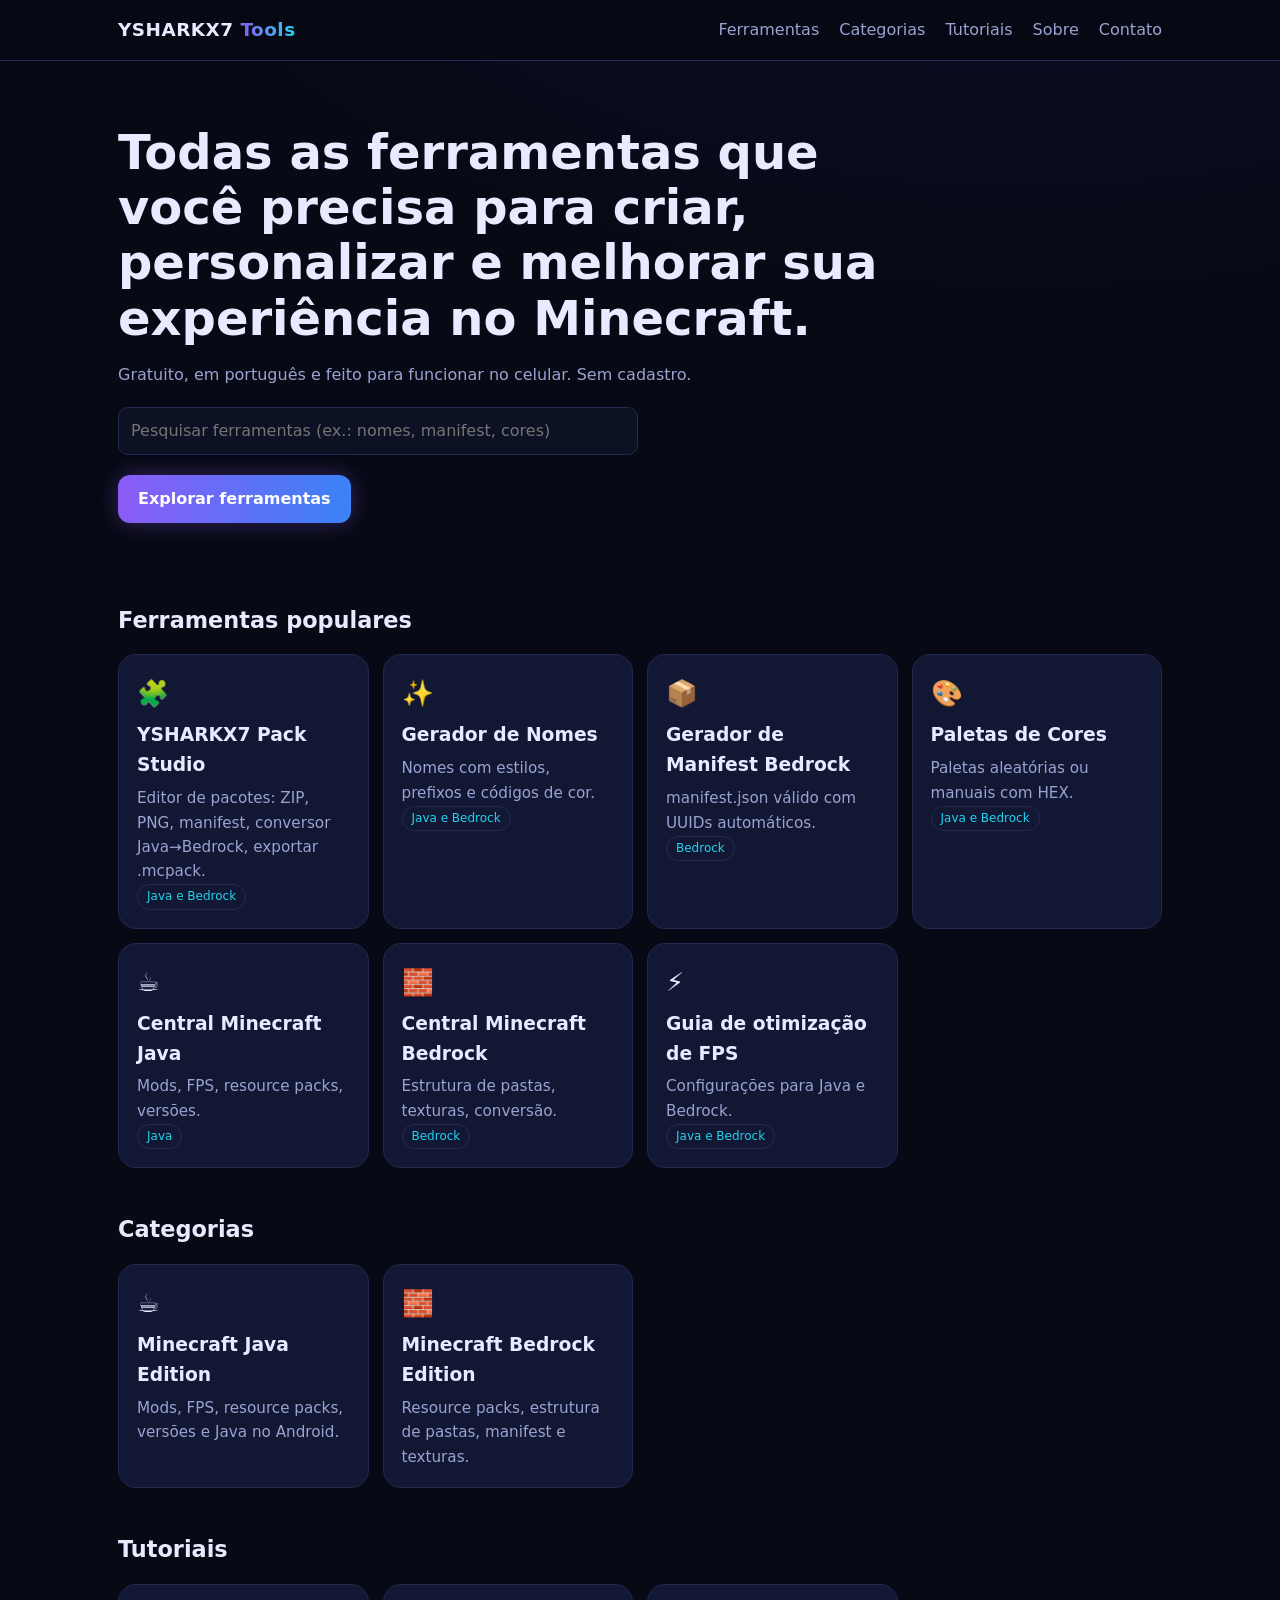
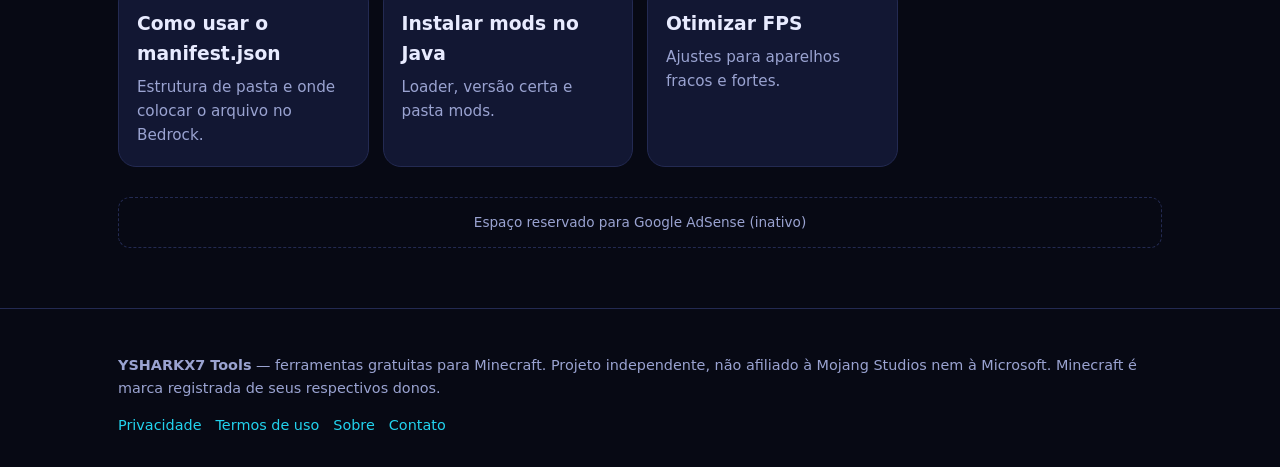
<file: index.html>
<!DOCTYPE html><html lang="pt-BR"><head><meta charset="utf-8"><meta name="viewport" content="width=device-width,initial-scale=1">
<title>YSHARKX7 Tools — Ferramentas gratuitas para Minecraft Java e Bedrock</title><link rel="canonical" href="https://g68727256-ship-it.github.io/ysharkx7-tools/index.html">
<meta name="description" content="Gerador de nomes, gerador de manifest.json para Bedrock, paletas de cores e guias para Minecraft Java e Bedrock. Grátis e em português.">
<meta property="og:title" content="YSHARKX7 Tools"><meta property="og:description" content="Ferramentas gratuitas para Minecraft Java e Bedrock."><meta name="theme-color" content="#070914">
<link rel="icon" href="data:image/svg+xml,<svg xmlns='http://www.w3.org/2000/svg' viewBox='0 0 100 100'><text y='.9em' font-size='90'>⛏️</text></svg>">
<link rel="stylesheet" href="style.css"></head>
<body data-root="">
<main class="wrap">
<section class="hero"><h1>Todas as ferramentas que você precisa para criar, personalizar e melhorar sua experiência no Minecraft.</h1>
<p>Gratuito, em português e feito para funcionar no celular. Sem cadastro.</p>
<div class="search"><label for="q" class="sr">Pesquisar ferramentas</label><input id="q" type="search" placeholder="Pesquisar ferramentas (ex.: nomes, manifest, cores)" autocomplete="off"></div>
<a class="btn" href="#ferramentas">Explorar ferramentas</a></section>
<h2 id="ferramentas">Ferramentas populares</h2><div class="grid" id="lista"></div><p id="vazio" hidden class="note" role="status">Nenhuma ferramenta encontrada. Tente outra palavra.</p>
<h2 id="categorias">Categorias</h2><div class="grid">
<a class="card" href="tools/java.html"><div class="ic">☕</div><h3>Minecraft Java Edition</h3><p>Mods, FPS, resource packs, versões e Java no Android.</p></a>
<a class="card" href="tools/bedrock.html"><div class="ic">🧱</div><h3>Minecraft Bedrock Edition</h3><p>Resource packs, estrutura de pastas, manifest e texturas.</p></a></div>
<h2 id="tutoriais">Tutoriais</h2><div class="grid">
<a class="card" href="pages/tutorial-manifest.html"><h3>Como usar o manifest.json</h3><p>Estrutura de pasta e onde colocar o arquivo no Bedrock.</p></a>
<a class="card" href="tools/java.html#mods"><h3>Instalar mods no Java</h3><p>Loader, versão certa e pasta mods.</p></a><a class="card" href="tools/fps.html"><h3>Otimizar FPS</h3><p>Ajustes para aparelhos fracos e fortes.</p></a></div>
<div class="ad" aria-label="Espaço reservado para anúncio">Espaço reservado para Google AdSense (inativo)</div>
</main>
<script src="script.js"></script>
<script>
const L=document.getElementById("lista"),V=document.getElementById("vazio");
function draw(f){const r=TOOLS.filter(t=>norm(t.n+" "+t.d+" "+t.t+" "+(t.k||"")).includes(f));
L.innerHTML=r.map(t=>{const b=`<div class="ic">${t.i}</div><h3>${t.n}</h3><p>${t.d}</p><p><span class="tag${t.soon?" soon":""}">${t.soon?"Em breve":t.t}</span></p>`;
return t.soon?`<div class="card off">${b}</div>`:`<a class="card" href="${t.u}">${b}</a>`}).join("");V.hidden=r.length>0}
document.getElementById("q").oninput=e=>draw(norm(e.target.value.trim()));draw("");
</script></body></html>
</file>
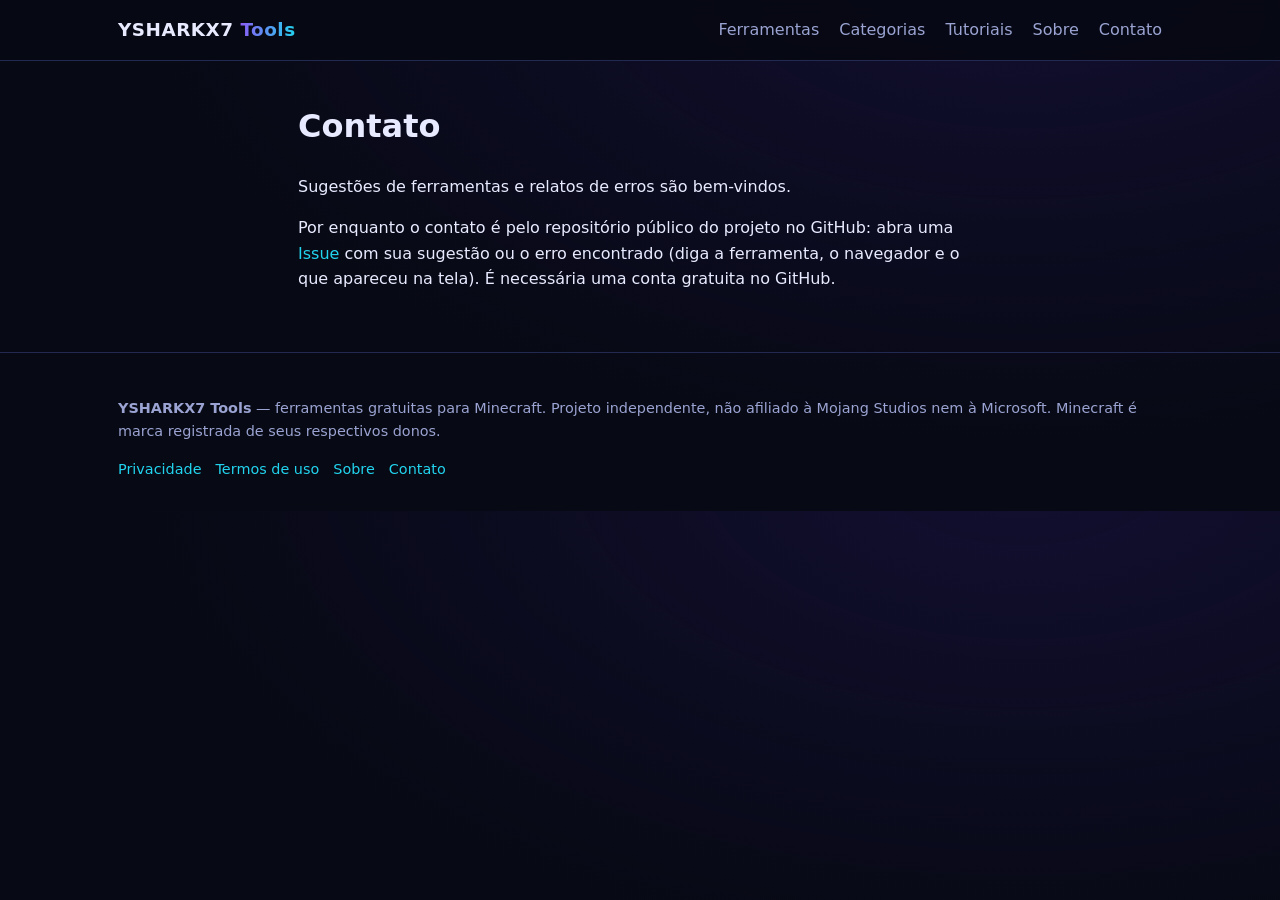
<file: pages/contato.html>
<!DOCTYPE html><html lang="pt-BR"><head><meta charset="utf-8"><meta name="viewport" content="width=device-width,initial-scale=1"><title>Contato — YSHARKX7 Tools</title><link rel="canonical" href="https://g68727256-ship-it.github.io/ysharkx7-tools/pages/contato.html"><meta name="description" content="Como falar com o YSHARKX7 Tools: sugestões de ferramentas e relatos de erros."><link rel="stylesheet" href="../style.css"></head><body data-root="../"><main class="wrap prose"><h1>Contato</h1><p>Sugestões de ferramentas e relatos de erros são bem-vindos.</p><p>Por enquanto o contato é pelo repositório público do projeto no GitHub: abra uma <a href='https://github.com/g68727256-ship-it/ysharkx7-tools/issues' rel='noopener'>Issue</a> com sua sugestão ou o erro encontrado (diga a ferramenta, o navegador e o que apareceu na tela). É necessária uma conta gratuita no GitHub.</p></main><script src="../script.js"></script></body></html>
</file>
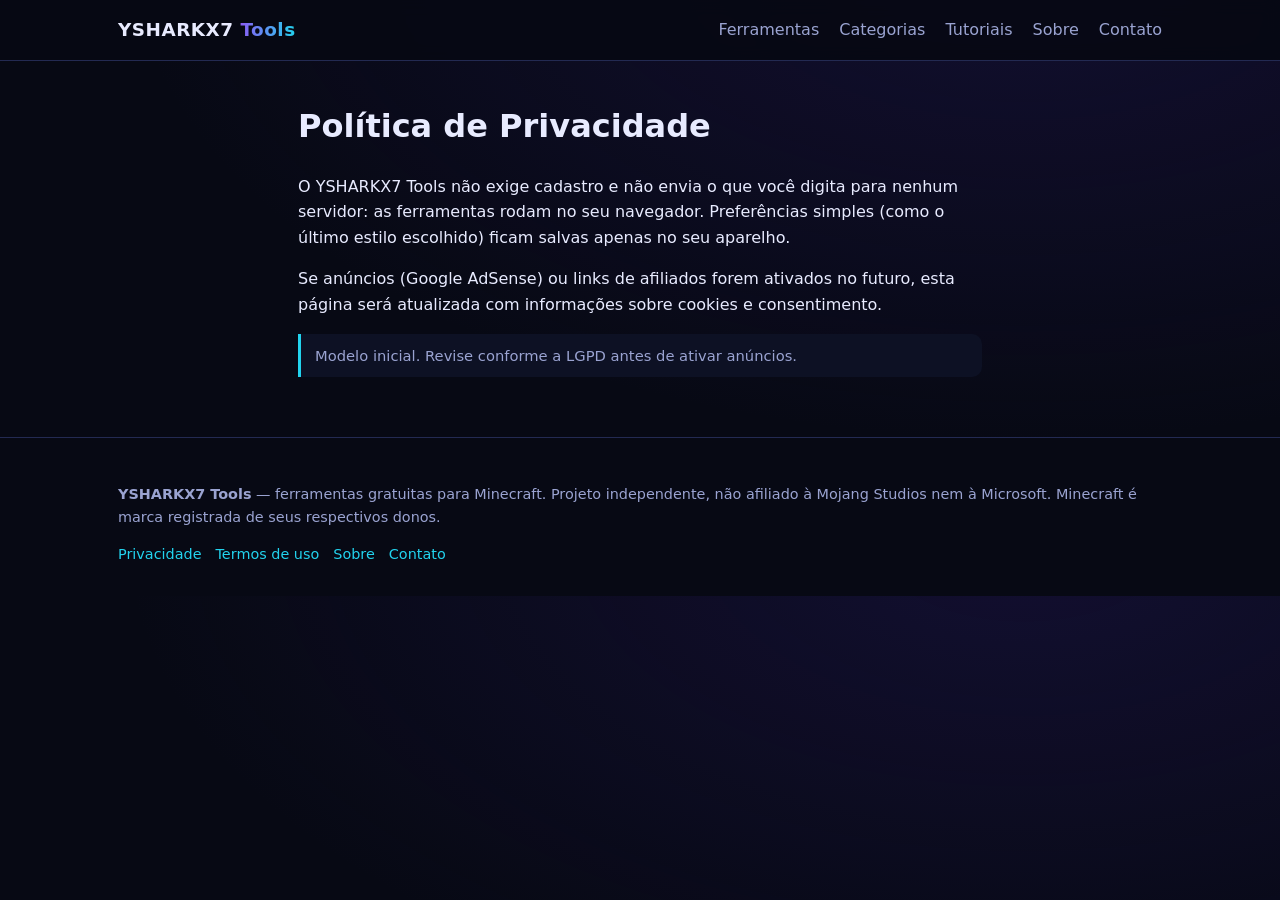
<file: pages/privacidade.html>
<!DOCTYPE html><html lang="pt-BR"><head><meta charset="utf-8"><meta name="viewport" content="width=device-width,initial-scale=1"><title>Política de Privacidade — YSHARKX7 Tools</title><link rel="canonical" href="https://g68727256-ship-it.github.io/ysharkx7-tools/pages/privacidade.html"><meta name="description" content="Como o YSHARKX7 Tools trata dados: sem cadastro e sem envio do que você digita."><link rel="stylesheet" href="../style.css"></head><body data-root="../"><main class="wrap prose"><h1>Política de Privacidade</h1><p>O YSHARKX7 Tools não exige cadastro e não envia o que você digita para nenhum servidor: as ferramentas rodam no seu navegador. Preferências simples (como o último estilo escolhido) ficam salvas apenas no seu aparelho.</p><p>Se anúncios (Google AdSense) ou links de afiliados forem ativados no futuro, esta página será atualizada com informações sobre cookies e consentimento.</p><p class='note'>Modelo inicial. Revise conforme a LGPD antes de ativar anúncios.</p></main><script src="../script.js"></script></body></html>
</file>
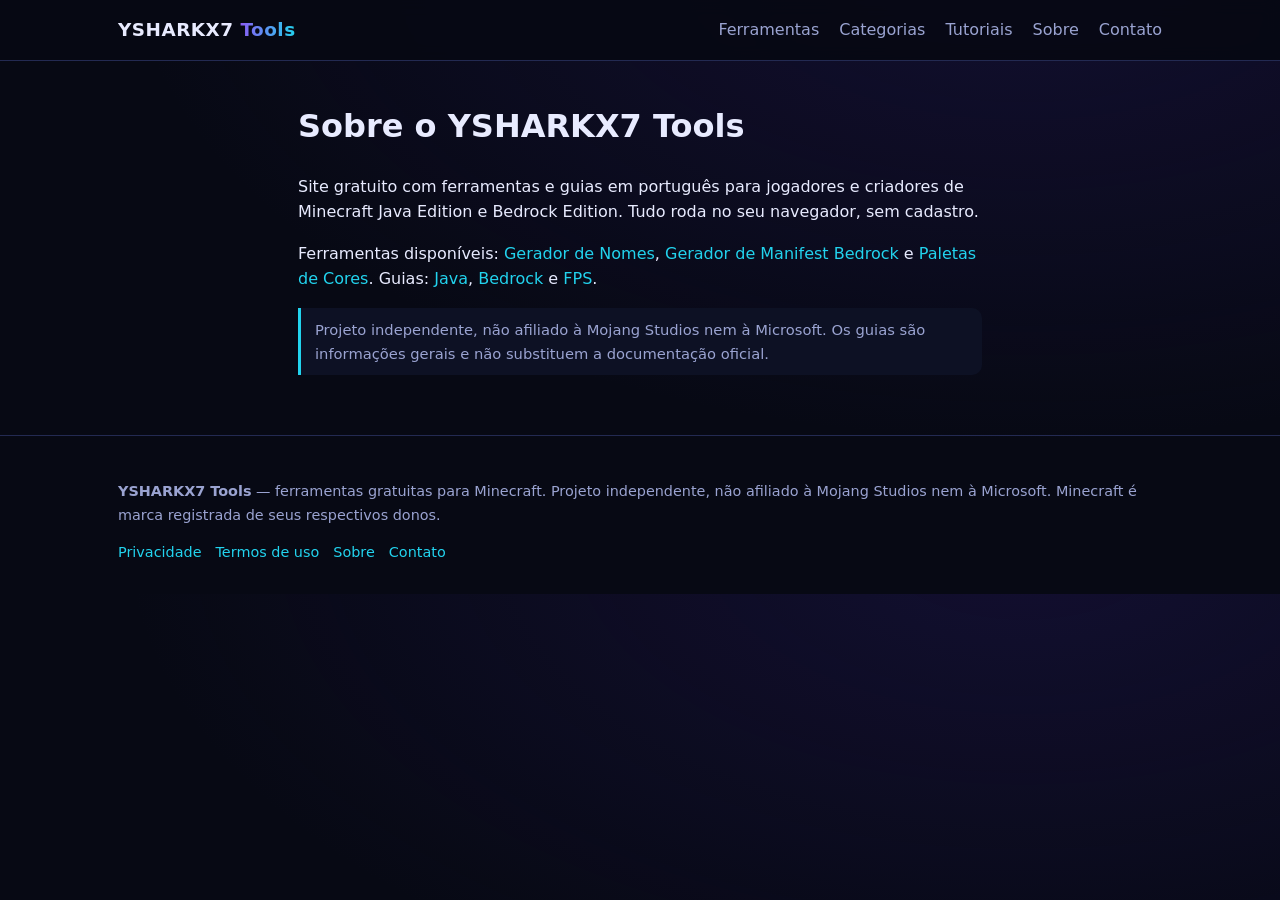
<file: pages/sobre.html>
<!DOCTYPE html><html lang="pt-BR"><head><meta charset="utf-8"><meta name="viewport" content="width=device-width,initial-scale=1"><title>Sobre — YSHARKX7 Tools</title><link rel="canonical" href="https://g68727256-ship-it.github.io/ysharkx7-tools/pages/sobre.html"><meta name="description" content="O que é o YSHARKX7 Tools: ferramentas gratuitas e guias em português para Minecraft Java e Bedrock."><link rel="stylesheet" href="../style.css"></head><body data-root="../"><main class="wrap prose"><h1>Sobre o YSHARKX7 Tools</h1><p>Site gratuito com ferramentas e guias em português para jogadores e criadores de Minecraft Java Edition e Bedrock Edition. Tudo roda no seu navegador, sem cadastro.</p><p>Ferramentas disponíveis: <a href="../tools/nomes.html">Gerador de Nomes</a>, <a href="../tools/manifest.html">Gerador de Manifest Bedrock</a> e <a href="../tools/paletas.html">Paletas de Cores</a>. Guias: <a href="../tools/java.html">Java</a>, <a href="../tools/bedrock.html">Bedrock</a> e <a href="../tools/fps.html">FPS</a>.</p><p class="note">Projeto independente, não afiliado à Mojang Studios nem à Microsoft. Os guias são informações gerais e não substituem a documentação oficial.</p></main><script src="../script.js"></script></body></html>
</file>
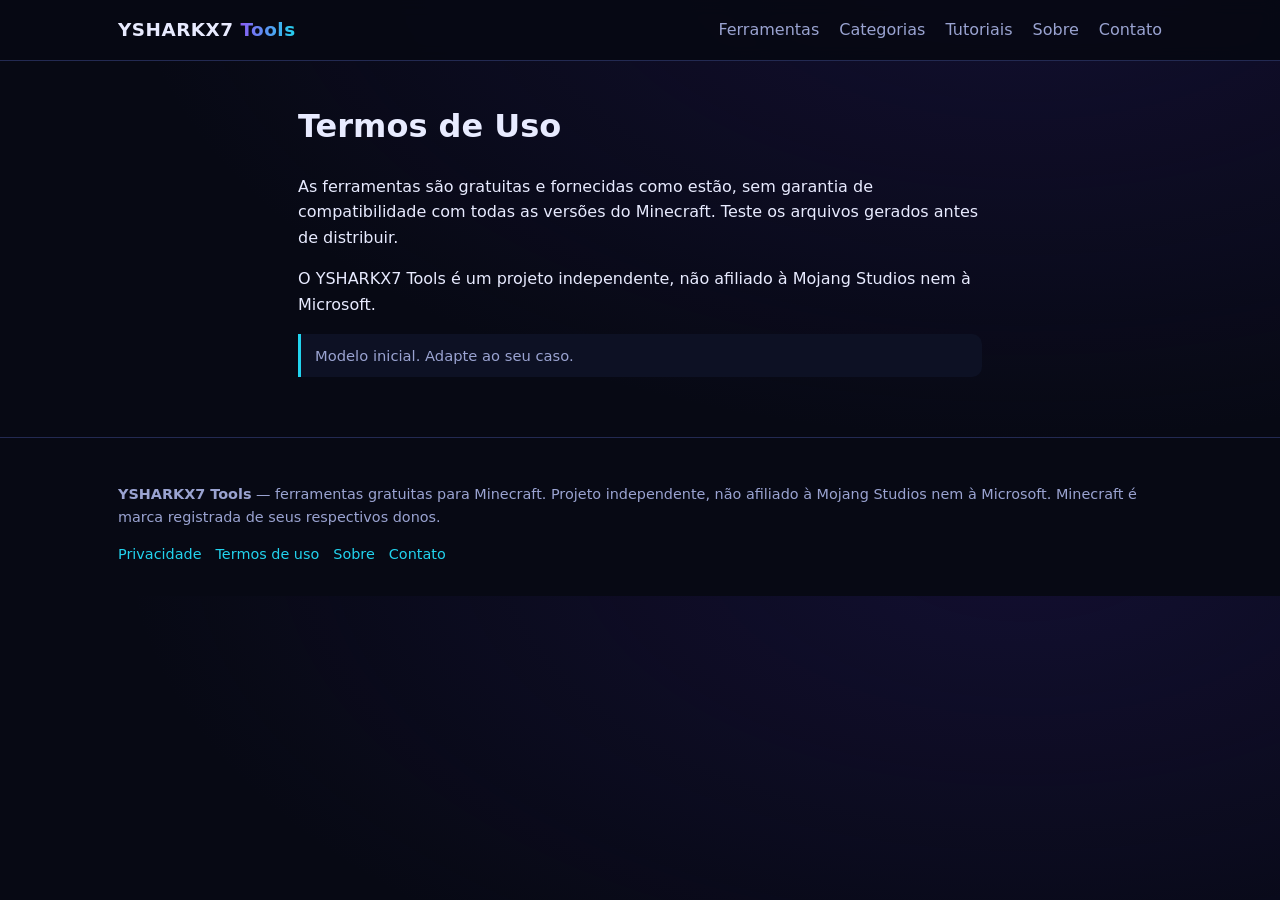
<file: pages/termos.html>
<!DOCTYPE html><html lang="pt-BR"><head><meta charset="utf-8"><meta name="viewport" content="width=device-width,initial-scale=1"><title>Termos de Uso — YSHARKX7 Tools</title><link rel="canonical" href="https://g68727256-ship-it.github.io/ysharkx7-tools/pages/termos.html"><meta name="description" content="Termos de uso das ferramentas gratuitas do YSHARKX7 Tools para Minecraft."><link rel="stylesheet" href="../style.css"></head><body data-root="../"><main class="wrap prose"><h1>Termos de Uso</h1><p>As ferramentas são gratuitas e fornecidas como estão, sem garantia de compatibilidade com todas as versões do Minecraft. Teste os arquivos gerados antes de distribuir.</p><p>O YSHARKX7 Tools é um projeto independente, não afiliado à Mojang Studios nem à Microsoft.</p><p class='note'>Modelo inicial. Adapte ao seu caso.</p></main><script src="../script.js"></script></body></html>
</file>
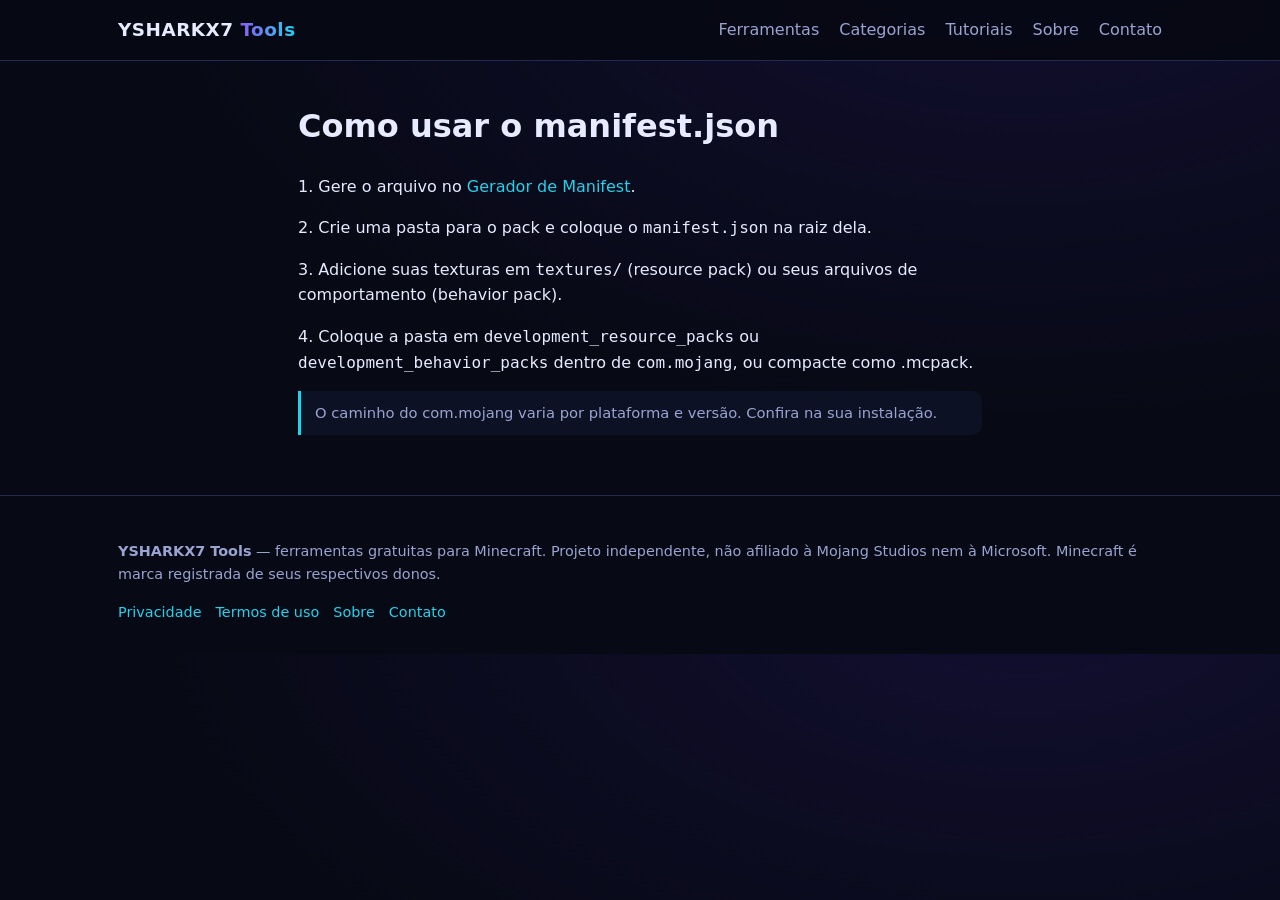
<file: pages/tutorial-manifest.html>
<!DOCTYPE html><html lang="pt-BR"><head><meta charset="utf-8"><meta name="viewport" content="width=device-width,initial-scale=1"><title>Tutorial: manifest.json — YSHARKX7 Tools</title><link rel="canonical" href="https://g68727256-ship-it.github.io/ysharkx7-tools/pages/tutorial-manifest.html"><meta name="description" content="Tutorial: onde colocar o manifest.json e como instalar um pack no Minecraft Bedrock."><link rel="stylesheet" href="../style.css"></head><body data-root="../"><main class="wrap prose"><h1>Como usar o manifest.json</h1><p>1. Gere o arquivo no <a href='../tools/manifest.html'>Gerador de Manifest</a>.</p><p>2. Crie uma pasta para o pack e coloque o <code>manifest.json</code> na raiz dela.</p><p>3. Adicione suas texturas em <code>textures/</code> (resource pack) ou seus arquivos de comportamento (behavior pack).</p><p>4. Coloque a pasta em <code>development_resource_packs</code> ou <code>development_behavior_packs</code> dentro de <code>com.mojang</code>, ou compacte como .mcpack.</p><p class='note'>O caminho do com.mojang varia por plataforma e versão. Confira na sua instalação.</p></main><script src="../script.js"></script></body></html>
</file>
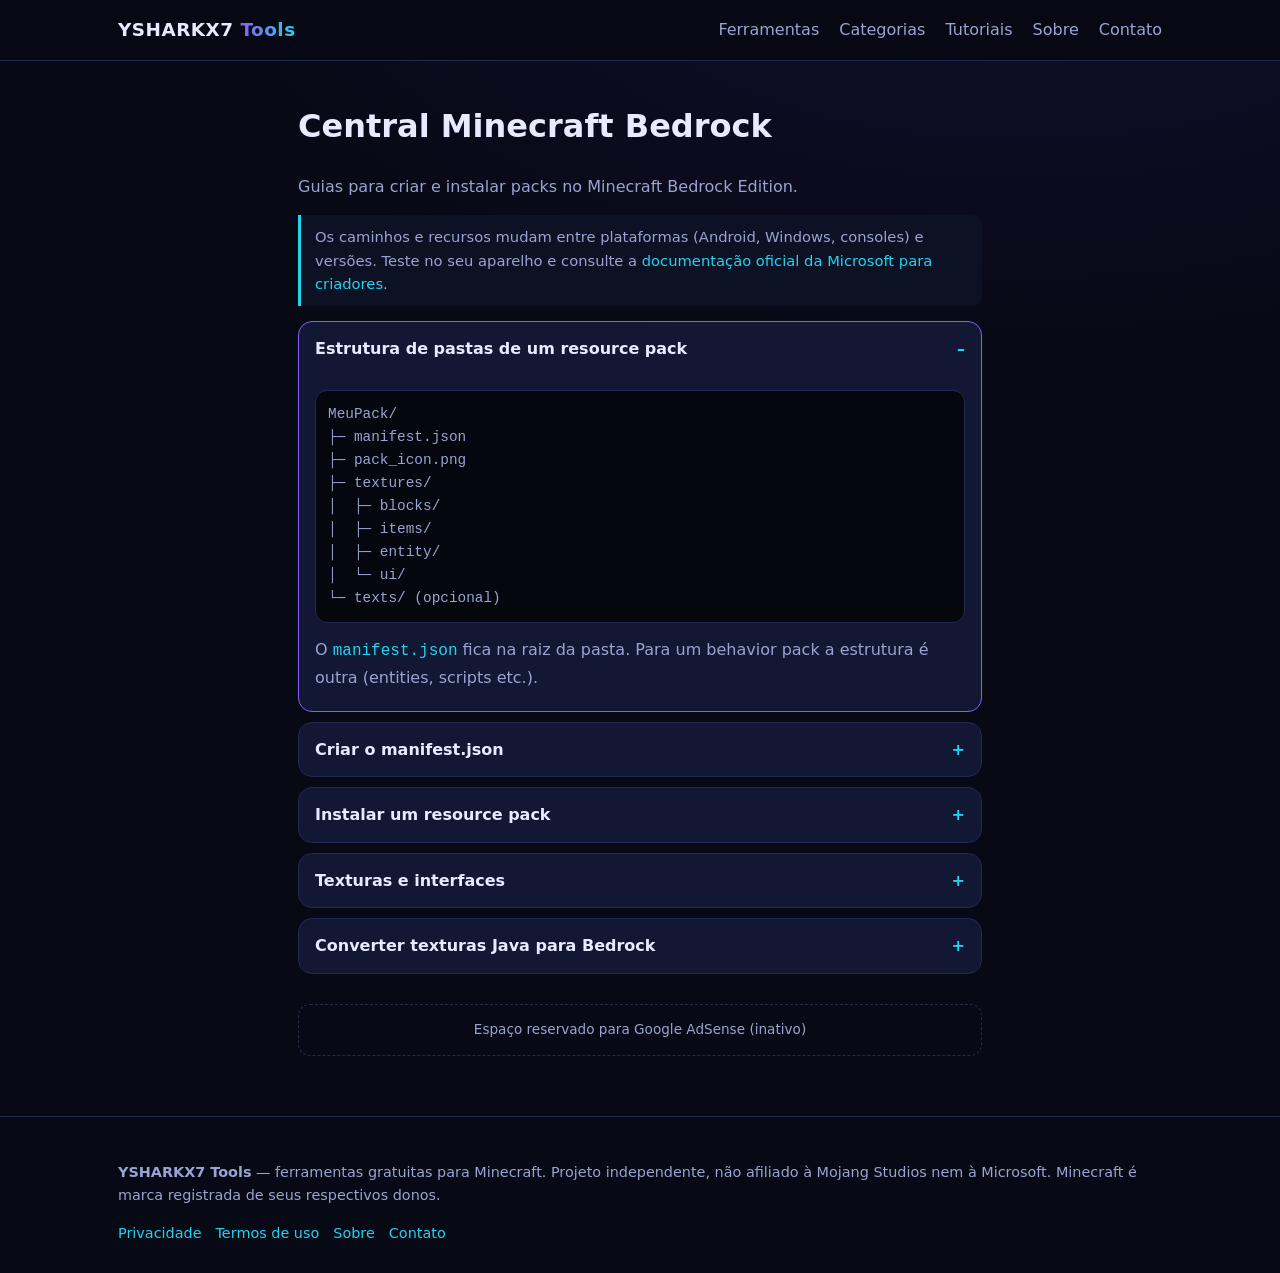
<file: tools/bedrock.html>
<!DOCTYPE html><html lang="pt-BR"><head><meta charset="utf-8"><meta name="viewport" content="width=device-width,initial-scale=1">
<title>Central Minecraft Bedrock — YSHARKX7 Tools</title><link rel="canonical" href="https://g68727256-ship-it.github.io/ysharkx7-tools/tools/bedrock.html"><meta name="description" content="Guias para criar e instalar packs no Minecraft Bedrock Edition."><link rel="stylesheet" href="../style.css"></head><body data-root="../"><main class="wrap prose">
<h1>Central Minecraft Bedrock</h1><p style="color:var(--mut)">Guias para criar e instalar packs no Minecraft Bedrock Edition.</p>

<p class="note">Os caminhos e recursos mudam entre plataformas (Android, Windows, consoles) e versões. Teste no seu aparelho e consulte a <a href="https://learn.microsoft.com/minecraft/creator/" rel="noopener">documentação oficial da Microsoft para criadores</a>.</p>
<details open><summary>Estrutura de pastas de um resource pack</summary><div><pre class="out">MeuPack/
├─ manifest.json
├─ pack_icon.png
├─ textures/
│  ├─ blocks/
│  ├─ items/
│  ├─ entity/
│  └─ ui/
└─ texts/ (opcional)</pre><p>O <code>manifest.json</code> fica na raiz da pasta. Para um behavior pack a estrutura é outra (entities, scripts etc.).</p></div></details>
<details><summary>Criar o manifest.json</summary><div><p>Use o <a href="manifest.html">Gerador de Manifest</a>: ele cria os UUIDs e o JSON. Cada pack precisa de UUIDs próprios.</p></div></details>
<details><summary>Instalar um resource pack</summary><div><ol><li>Compacte o conteúdo da pasta (manifest na raiz do zip) e renomeie para <code>.mcpack</code>, ou copie a pasta para <code>development_resource_packs</code> dentro de <code>com.mojang</code>.</li><li>Abra o arquivo .mcpack com o Minecraft, quando a plataforma permitir, para importar.</li><li>Ative em Configurações &gt; Recursos globais (ou no mundo, em Recursos).</li></ol><p>Em alguns Androids recentes o acesso à pasta com.mojang é restrito pelo sistema. Se não conseguir, use a importação por .mcpack.</p></div></details>
<details><summary>Texturas e interfaces</summary><div><ul><li>Texturas são PNG. Mantenha resolução em potência de 2 (16x, 32x, 64x...).</li><li>Texturas de blocos novas ou trocadas precisam ser listadas em <code>textures/terrain_texture.json</code>, e as de itens em <code>item_texture.json</code>.</li><li>Interfaces usam arquivos JSON na pasta <code>ui</code>. Erros nesses arquivos podem quebrar telas: trabalhe com cópia de segurança.</li></ul></div></details>
<details><summary>Converter texturas Java para Bedrock</summary><div><p>Não há conversão automática garantida. O que costuma ser necessário:</p><ul><li>Renomear pastas: Java usa <code>textures/block</code> e <code>textures/item</code>; Bedrock usa <code>textures/blocks</code> e <code>textures/items</code>.</li><li>Alguns arquivos têm nomes diferentes entre as edições, e precisam ser renomeados um a um.</li><li>Criar o <code>manifest.json</code> (Java usa <code>pack.mcmeta</code>) e registrar as texturas nos arquivos JSON de lista.</li><li>Interface, sons e modelos não são compatíveis diretamente.</li></ul></div></details>
<div class="ad" aria-label="Espaço reservado para anúncio">Espaço reservado para Google AdSense (inativo)</div></main><script src="../script.js"></script></body></html>
</file>
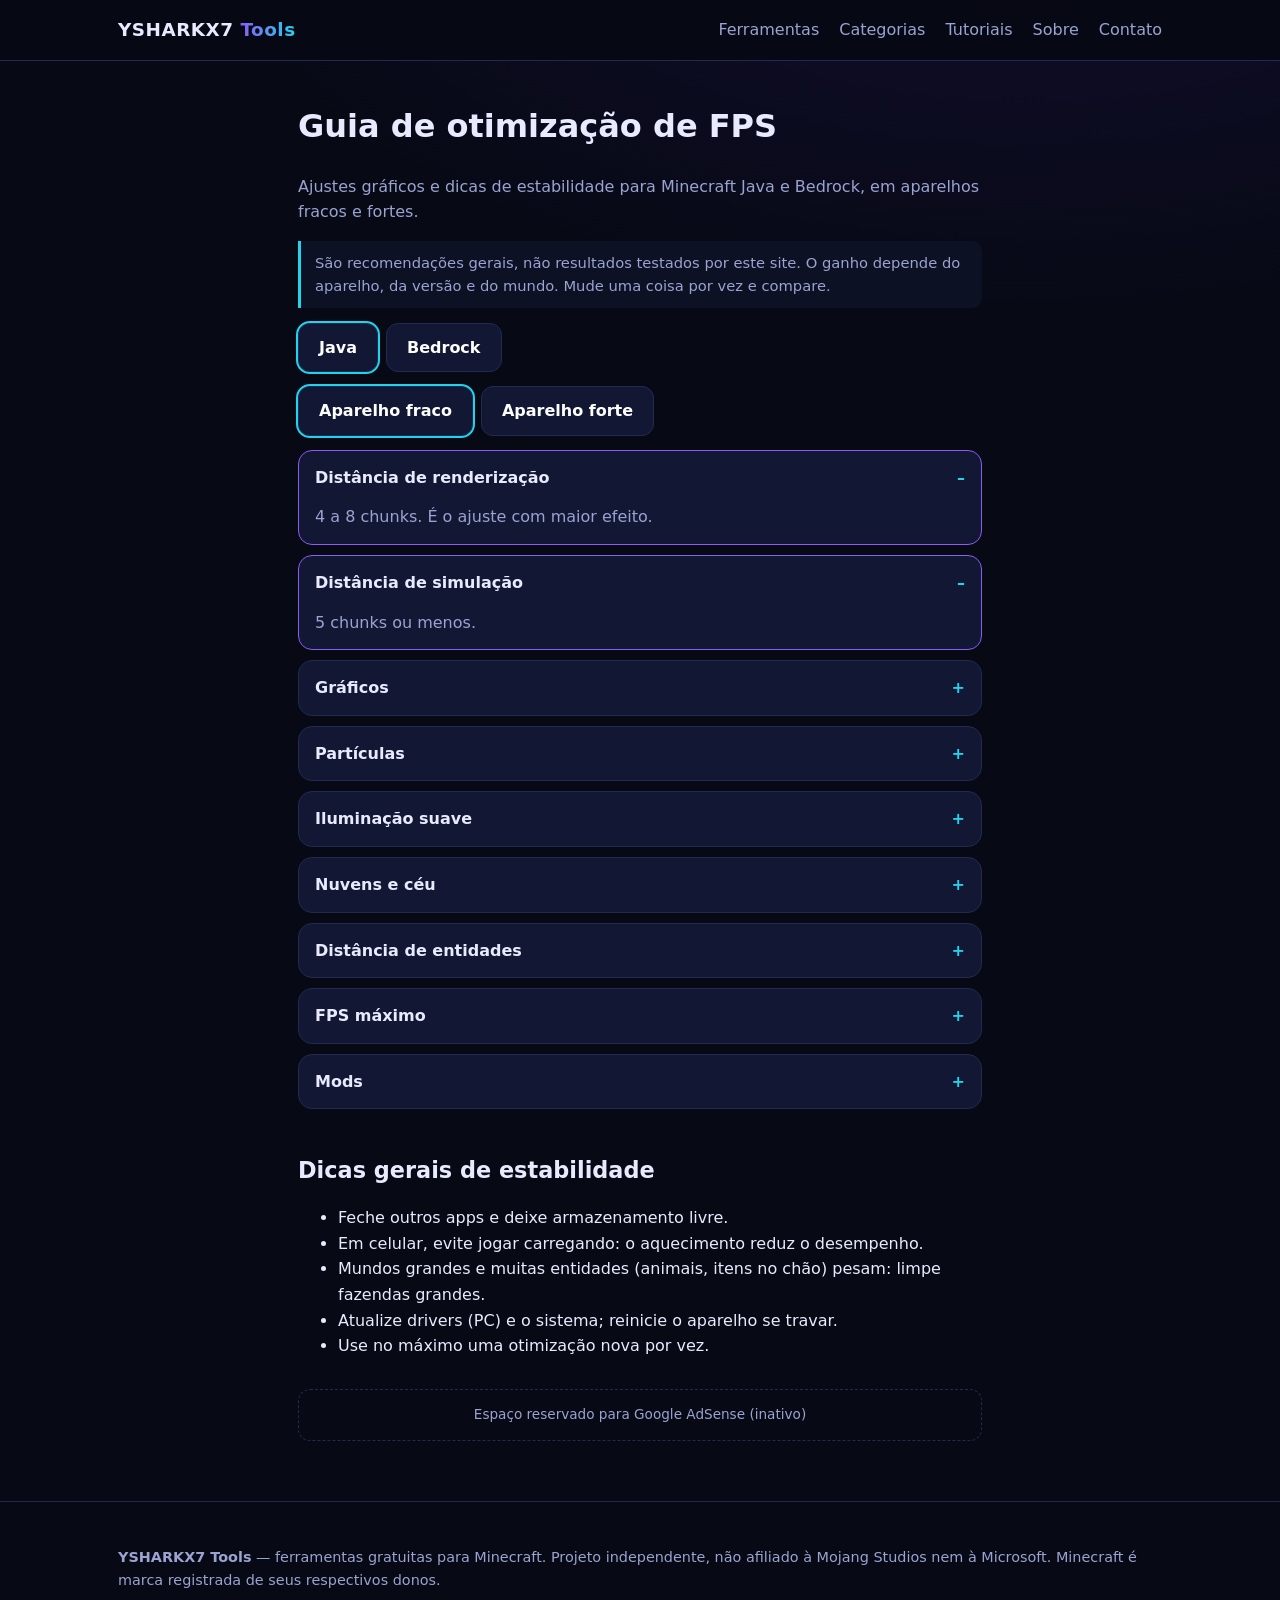
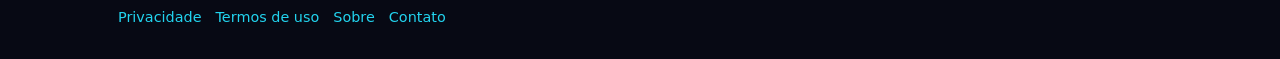
<file: tools/fps.html>
<!DOCTYPE html><html lang="pt-BR"><head><meta charset="utf-8"><meta name="viewport" content="width=device-width,initial-scale=1">
<title>Guia de otimização de FPS — YSHARKX7 Tools</title><link rel="canonical" href="https://g68727256-ship-it.github.io/ysharkx7-tools/tools/fps.html"><meta name="description" content="Ajustes gráficos e dicas de estabilidade para Minecraft Java e Bedrock, em aparelhos fracos e fortes."><link rel="stylesheet" href="../style.css"></head><body data-root="../"><main class="wrap prose">
<h1>Guia de otimização de FPS</h1><p style="color:var(--mut)">Ajustes gráficos e dicas de estabilidade para Minecraft Java e Bedrock, em aparelhos fracos e fortes.</p>

<p class="note">São recomendações gerais, não resultados testados por este site. O ganho depende do aparelho, da versão e do mundo. Mude uma coisa por vez e compare.</p>
<div class="tabs" role="group" aria-label="Edição"><button class="btn sec on" data-e="java">Java</button><button class="btn sec" data-e="bedrock">Bedrock</button></div>
<div class="tabs" role="group" aria-label="Aparelho"><button class="btn sec on" data-p="fraco">Aparelho fraco</button><button class="btn sec" data-p="forte">Aparelho forte</button></div>
<div id="g"></div>
<h2>Dicas gerais de estabilidade</h2><ul><li>Feche outros apps e deixe armazenamento livre.</li><li>Em celular, evite jogar carregando: o aquecimento reduz o desempenho.</li><li>Mundos grandes e muitas entidades (animais, itens no chão) pesam: limpe fazendas grandes.</li><li>Atualize drivers (PC) e o sistema; reinicie o aparelho se travar.</li><li>Use no máximo uma otimização nova por vez.</li></ul>
<div class="ad" aria-label="Espaço reservado para anúncio">Espaço reservado para Google AdSense (inativo)</div></main><script src="../script.js"></script><script>
const D={java:{fraco:[["Distância de renderização","4 a 8 chunks. É o ajuste com maior efeito."],["Distância de simulação","5 chunks ou menos."],["Gráficos","Rápido."],["Partículas","Mínimas."],["Iluminação suave","Desligada ou Mínima."],["Nuvens e céu","Desligadas."],["Distância de entidades","50% a 75%."],["FPS máximo","Limitar (ex.: 30 ou 60) ajuda na estabilidade e na bateria."],["Mods","Mods de otimização como o Sodium (Fabric) existem, mas verifique se há versão para o seu jogo."]],forte:[["Distância de renderização","10 a 16 chunks, ajuste conforme o desempenho."],["Gráficos","Rápido ou Elegante, conforme preferir."],["Iluminação suave","Máxima, se o FPS permitir."],["Partículas","Reduzidas ou Todas."],["FPS máximo","Ilimitado ou o da sua tela. VSync opcional."],["Memória","Não aumente a RAM sem necessidade; valores muito altos podem causar pausas."]]},
bedrock:{fraco:[["Distância de renderização","6 a 8 chunks."],["Qualidade gráfica","A mais simples disponível na sua versão."],["Folhas e céu detalhados","Desligados."],["Iluminação suave","Desligada."],["Resolução e escala","Se houver opção de escala de renderização, reduza."],["Packs de texturas","Use packs leves (16x) ou nenhum."]],forte:[["Distância de renderização","12 a 20 chunks."],["Qualidade gráfica","Alta, se estável."],["Recursos visuais","Ative os efeitos que o aparelho suportar sem quedas."],["Packs de texturas","32x ou mais, com teste de desempenho."]]}};
let e="java",p="fraco";const G=document.getElementById("g");
function r(){G.innerHTML=D[e][p].map((x,i)=>"<details"+(i<2?" open":"")+"><summary>"+x[0]+"</summary><div>"+x[1]+"</div></details>").join("")}
document.querySelectorAll("[data-e]").forEach(b=>b.onclick=()=>{e=b.dataset.e;document.querySelectorAll("[data-e]").forEach(x=>x.classList.toggle("on",x===b));r()});
document.querySelectorAll("[data-p]").forEach(b=>b.onclick=()=>{p=b.dataset.p;document.querySelectorAll("[data-p]").forEach(x=>x.classList.toggle("on",x===b));r()});
r();
</script></body></html>
</file>
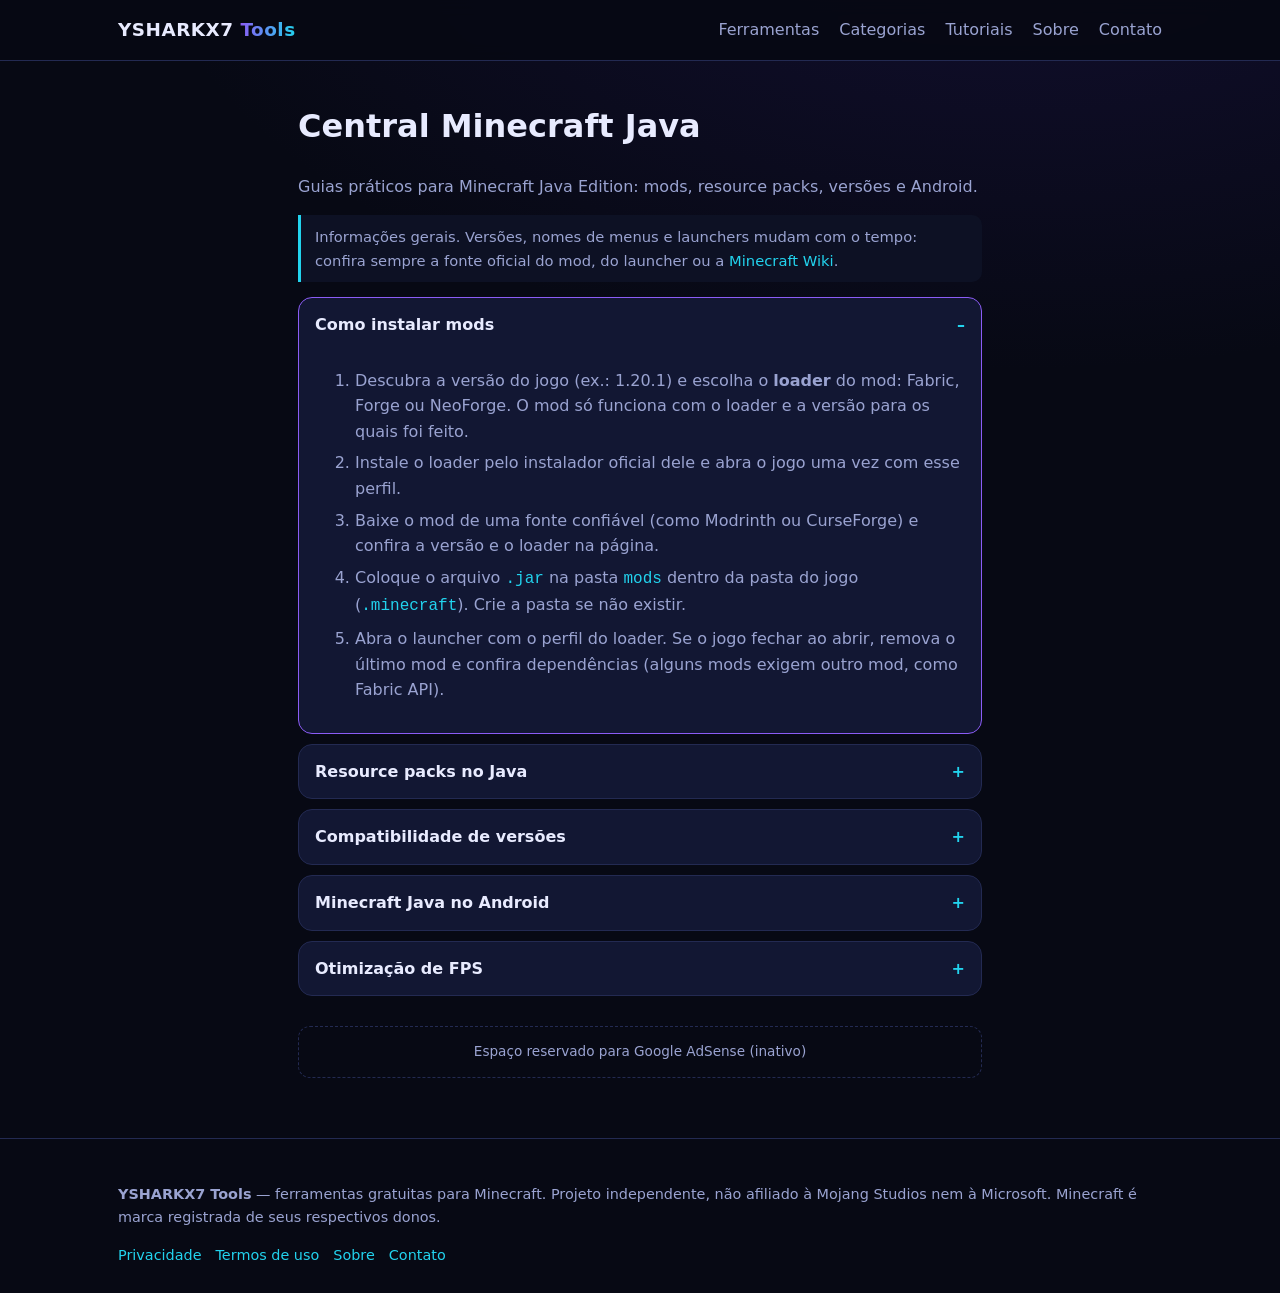
<file: tools/java.html>
<!DOCTYPE html><html lang="pt-BR"><head><meta charset="utf-8"><meta name="viewport" content="width=device-width,initial-scale=1">
<title>Central Minecraft Java — YSHARKX7 Tools</title><link rel="canonical" href="https://g68727256-ship-it.github.io/ysharkx7-tools/tools/java.html"><meta name="description" content="Guias práticos para Minecraft Java Edition: mods, resource packs, versões e Android."><link rel="stylesheet" href="../style.css"></head><body data-root="../"><main class="wrap prose">
<h1>Central Minecraft Java</h1><p style="color:var(--mut)">Guias práticos para Minecraft Java Edition: mods, resource packs, versões e Android.</p>

<p class="note">Informações gerais. Versões, nomes de menus e launchers mudam com o tempo: confira sempre a fonte oficial do mod, do launcher ou a <a href="https://minecraft.wiki" rel="noopener">Minecraft Wiki</a>.</p>
<details id="mods" open><summary>Como instalar mods</summary><div><ol><li>Descubra a versão do jogo (ex.: 1.20.1) e escolha o <b>loader</b> do mod: Fabric, Forge ou NeoForge. O mod só funciona com o loader e a versão para os quais foi feito.</li><li>Instale o loader pelo instalador oficial dele e abra o jogo uma vez com esse perfil.</li><li>Baixe o mod de uma fonte confiável (como Modrinth ou CurseForge) e confira a versão e o loader na página.</li><li>Coloque o arquivo <code>.jar</code> na pasta <code>mods</code> dentro da pasta do jogo (<code>.minecraft</code>). Crie a pasta se não existir.</li><li>Abra o launcher com o perfil do loader. Se o jogo fechar ao abrir, remova o último mod e confira dependências (alguns mods exigem outro mod, como Fabric API).</li></ol></div></details>
<details><summary>Resource packs no Java</summary><div><p>Um resource pack é uma pasta ou .zip com <code>pack.mcmeta</code> e as texturas em <code>assets/minecraft/textures</code>. Coloque em <code>.minecraft/resourcepacks</code> e ative em Opções &gt; Pacotes de recursos.</p><p>O campo <code>pack_format</code> do <code>pack.mcmeta</code> muda conforme a versão do jogo. Consulte o valor da sua versão na Minecraft Wiki. Se estiver errado, o jogo avisa que o pack é incompatível, mas costuma permitir ativá-lo.</p></div></details>
<details><summary>Compatibilidade de versões</summary><div><ul><li>Mods: versão do jogo e loader precisam bater. Atualizar o jogo quebra mods antigos até o autor lançar uma versão nova.</li><li>Resource packs: costumam funcionar entre versões próximas, mas texturas novas podem faltar.</li><li>Mundos criados em versão nova geralmente não abrem em versão mais antiga. Faça backup antes de atualizar.</li><li>Não existe regra única: a página de cada mod ou pack informa o que o autor testou.</li></ul></div></details>
<details><summary>Minecraft Java no Android</summary><div><p>O Java Edition não tem versão oficial para Android. Existem launchers de terceiros não oficiais, e o desempenho e a estabilidade variam por aparelho e versão. Eles não são da Mojang nem deste site: baixe só de páginas oficiais dos projetos, leia as instruções e use uma cópia legítima do jogo.</p><ul><li>Prefira versões leves do jogo e poucas ou nenhuma modificação.</li><li>Use distância de renderização baixa (veja o <a href="fps.html">Guia de FPS</a>).</li><li>Feche outros apps e mantenha armazenamento livre.</li></ul></div></details>
<details><summary>Otimização de FPS</summary><div><p>Veja o <a href="fps.html">Guia de otimização de FPS</a> com ajustes para Java e Bedrock.</p></div></details>
<div class="ad" aria-label="Espaço reservado para anúncio">Espaço reservado para Google AdSense (inativo)</div></main><script src="../script.js"></script></body></html>
</file>
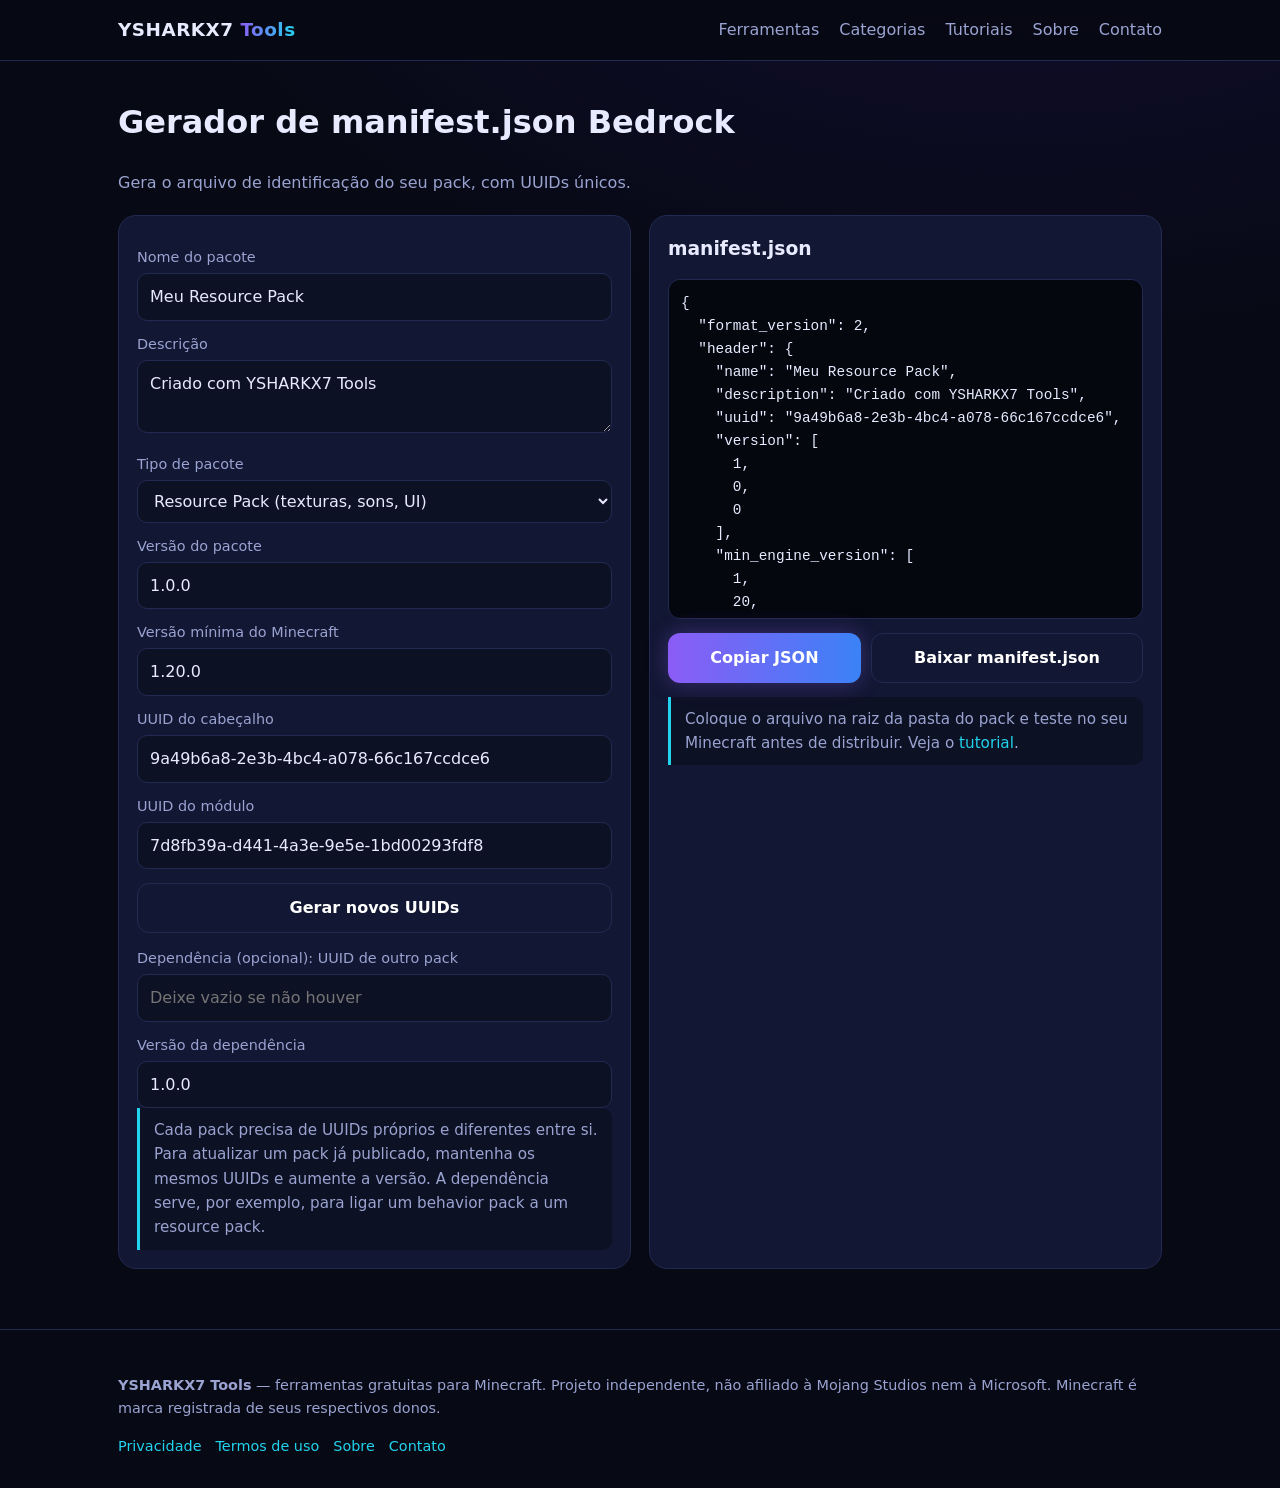
<file: tools/manifest.html>
<!DOCTYPE html><html lang="pt-BR"><head><meta charset="utf-8"><meta name="viewport" content="width=device-width,initial-scale=1">
<title>Gerador de manifest.json Bedrock — YSHARKX7 Tools</title><link rel="canonical" href="https://g68727256-ship-it.github.io/ysharkx7-tools/tools/manifest.html"><meta name="description" content="Gere um manifest.json para resource pack ou behavior pack do Minecraft Bedrock com UUIDs automáticos. Copie ou baixe.">
<link rel="stylesheet" href="../style.css"></head><body data-root="../"><main class="wrap">
<h1 style="margin-top:36px">Gerador de manifest.json Bedrock</h1><p style="color:var(--mut)">Gera o arquivo de identificação do seu pack, com UUIDs únicos.</p>
<div class="tool"><div class="card">
<label for="nome">Nome do pacote</label><input id="nome" value="Meu Resource Pack" maxlength="60">
<label for="desc">Descrição</label><textarea id="desc" rows="2" maxlength="160">Criado com YSHARKX7 Tools</textarea>
<label for="tipo">Tipo de pacote</label><select id="tipo"><option value="resources">Resource Pack (texturas, sons, UI)</option><option value="data">Behavior Pack (comportamentos)</option></select>
<label for="ver">Versão do pacote</label><input id="ver" value="1.0.0" inputmode="numeric">
<label for="min">Versão mínima do Minecraft</label><input id="min" value="1.20.0" inputmode="numeric">
<label for="uh">UUID do cabeçalho</label><input id="uh" spellcheck="false">
<label for="um">UUID do módulo</label><input id="um" spellcheck="false">
<div class="row"><button class="btn sec" id="novo">Gerar novos UUIDs</button></div>
<label for="dep">Dependência (opcional): UUID de outro pack</label><input id="dep" spellcheck="false" placeholder="Deixe vazio se não houver">
<label for="dv">Versão da dependência</label><input id="dv" value="1.0.0" inputmode="numeric">
<p class="note">Cada pack precisa de UUIDs próprios e diferentes entre si. Para atualizar um pack já publicado, mantenha os mesmos UUIDs e aumente a versão. A dependência serve, por exemplo, para ligar um behavior pack a um resource pack.</p></div>
<div class="card"><h3 style="margin-top:0">manifest.json</h3><pre class="out" id="out" aria-live="polite"></pre>
<div class="row"><button class="btn" id="cp">Copiar JSON</button><button class="btn sec" id="dl">Baixar manifest.json</button></div>
<p class="note">Coloque o arquivo na raiz da pasta do pack e teste no seu Minecraft antes de distribuir. Veja o <a href="../pages/tutorial-manifest.html">tutorial</a>.</p></div></div></main>
<script src="../script.js"></script>
<script>
const $=id=>document.getElementById(id),UR=/^[0-9a-f]{8}-[0-9a-f]{4}-[1-5][0-9a-f]{3}-[89ab][0-9a-f]{3}-[0-9a-f]{12}$/i;let cur="";
function ver(s,n){const p=s.trim().split(".");if(p.length!==3||p.some(x=>!/^\d{1,6}$/.test(x)))throw new Error(n+" deve ter o formato 1.0.0 (três números inteiros).");return p.map(Number)}
function uid(v,n){v=v.trim().toLowerCase();if(!UR.test(v))throw new Error(n+" não é um UUID válido.");return v}
function montar(){try{const nome=$("nome").value.trim();if(!nome)throw new Error("Informe o nome do pacote.");
 const v=ver($("ver").value,"A versão do pacote"),m=ver($("min").value,"A versão mínima do Minecraft"),h=uid($("uh").value,"O UUID do cabeçalho"),mu=uid($("um").value,"O UUID do módulo");
 if(h===mu)throw new Error("O UUID do cabeçalho e o do módulo devem ser diferentes.");
 const o={format_version:2,header:{name:nome,description:$("desc").value.trim(),uuid:h,version:v,min_engine_version:m},modules:[{type:$("tipo").value,uuid:mu,version:v}]};
 if($("dep").value.trim()){const d=uid($("dep").value,"O UUID da dependência");if(d===h)throw new Error("A dependência não pode ser o próprio pack.");o.dependencies=[{uuid:d,version:ver($("dv").value,"A versão da dependência")}]}
 cur=JSON.stringify(o,null,2);JSON.parse(cur);$("out").textContent=cur;$("out").style.color="";return true}
 catch(e){$("out").textContent="Erro: "+e.message;$("out").style.color="var(--er)";cur="";return false}}
["nome","desc","tipo","ver","min","uh","um","dep","dv"].forEach(i=>$(i).addEventListener("input",montar));
$("novo").onclick=()=>{$("uh").value=uuid();$("um").value=uuid();if(montar())toast("Novos UUIDs gerados.")};
$("cp").onclick=()=>{if(montar())copiar(cur);else toast("Corrija os campos antes de copiar.",1)};
$("dl").onclick=()=>{if(montar())baixar("manifest.json",cur);else toast("Corrija os campos antes de baixar.",1)};
$("uh").value=uuid();$("um").value=uuid();montar();
</script></body></html>
</file>
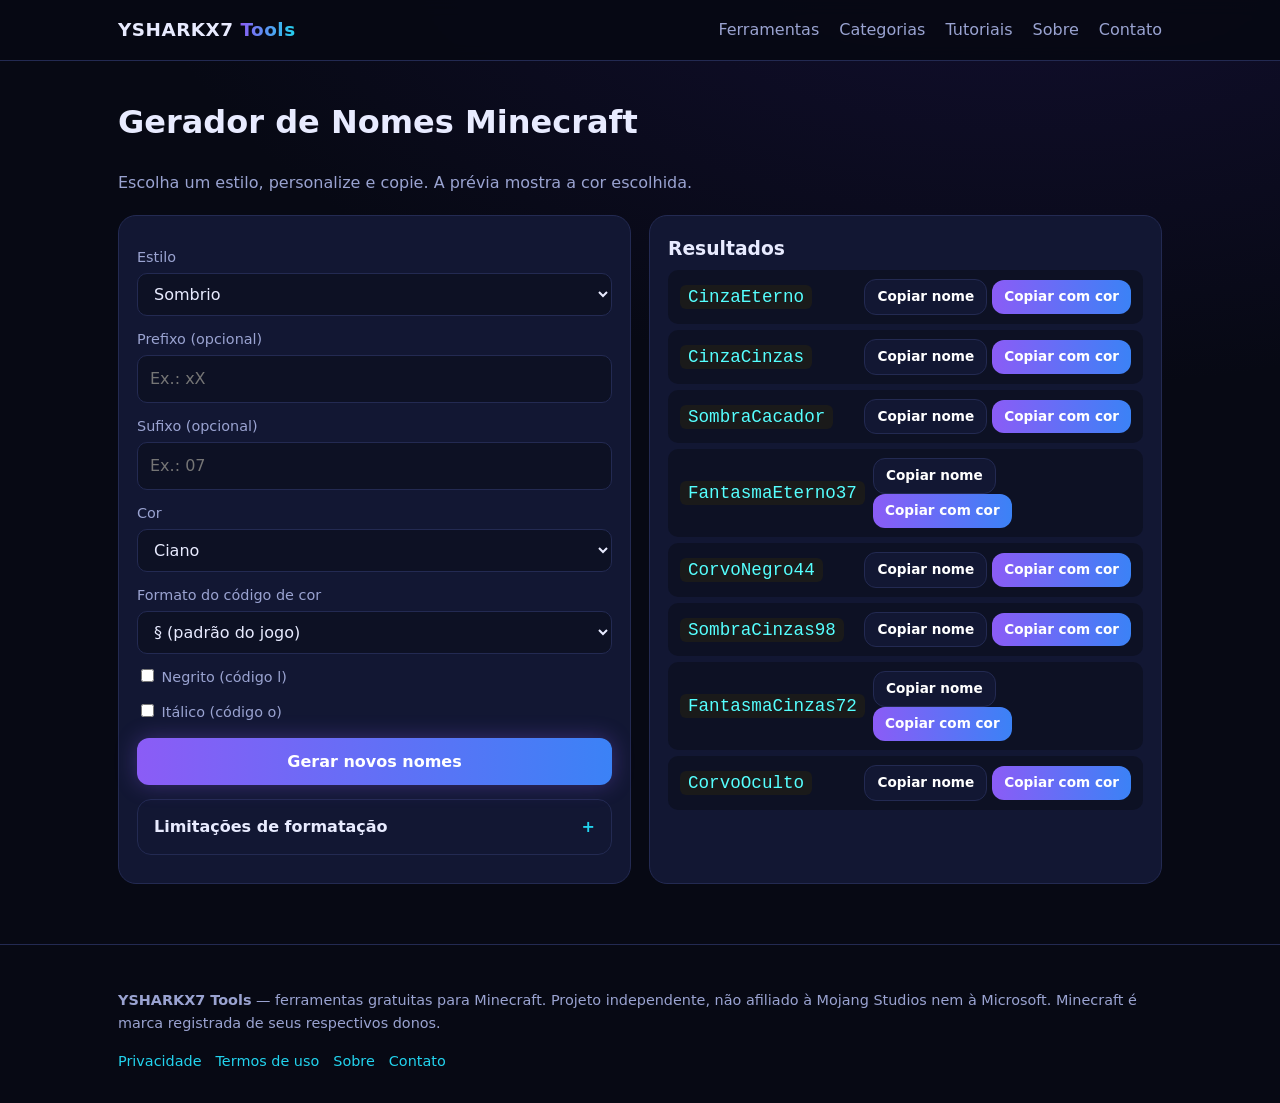
<file: tools/nomes.html>
<!DOCTYPE html><html lang="pt-BR"><head><meta charset="utf-8"><meta name="viewport" content="width=device-width,initial-scale=1">
<title>Gerador de Nomes Minecraft com Cores — YSHARKX7 Tools</title><link rel="canonical" href="https://g68727256-ship-it.github.io/ysharkx7-tools/tools/nomes.html"><meta name="description" content="Gere nomes para Minecraft com estilos, prefixos, sufixos e códigos de cor (§ e &). Copie com um toque.">
<link rel="stylesheet" href="../style.css"></head><body data-root="../"><main class="wrap">
<h1 style="margin-top:36px">Gerador de Nomes Minecraft</h1><p style="color:var(--mut)">Escolha um estilo, personalize e copie. A prévia mostra a cor escolhida.</p>
<div class="tool"><div class="card">
<label for="estilo">Estilo</label><select id="estilo"><option value="sombrio">Sombrio</option><option value="fofo">Fofo</option><option value="epico">Épico</option><option value="tech">Tech</option><option value="natureza">Natureza</option></select>
<label for="pre">Prefixo (opcional)</label><input id="pre" maxlength="10" placeholder="Ex.: xX">
<label for="suf">Sufixo (opcional)</label><input id="suf" maxlength="10" placeholder="Ex.: 07">
<label for="cor">Cor</label><select id="cor"></select>
<label for="fmt">Formato do código de cor</label><select id="fmt"><option value="§">§ (padrão do jogo)</option><option value="&">&amp; (plugins e servidores)</option></select>
<label><input type="checkbox" id="neg" style="width:auto"> Negrito (código l)</label><label><input type="checkbox" id="ita" style="width:auto"> Itálico (código o)</label>
<div class="row"><button class="btn" id="ger">Gerar novos nomes</button></div>
<details><summary>Limitações de formatação</summary><div><ul><li>Códigos de cor não funcionam em nomes de conta (Java ou Bedrock): só em chat, placas, livros, MOTD de servidor, nomes de itens renomeados e onde o servidor ou plugin os aceitar.</li><li>O símbolo § é o padrão do jogo. O &amp; é usado por plugins e servidores, que o convertem em §.</li><li>Nome de conta Java: 3 a 16 caracteres, só letras, números e _.</li><li>Itálico e negrito aparecem no Java e no Bedrock. Sublinhado e tachado existem no Java; confira no seu jogo e versão antes de usar no Bedrock.</li><li>O Bedrock tem algumas cores extras além das 16 clássicas, não incluídas aqui.</li></ul></div></details></div>
<div class="card"><h3 style="margin-top:0">Resultados</h3><ul class="names" id="res"></ul></div></div></main>
<script src="../script.js"></script>
<script>
const CORES={"0":["Preto","#000000"],"1":["Azul escuro","#0000AA"],"2":["Verde escuro","#00AA00"],"3":["Ciano escuro","#00AAAA"],"4":["Vermelho escuro","#AA0000"],"5":["Roxo","#AA00AA"],"6":["Dourado","#FFAA00"],"7":["Cinza","#AAAAAA"],"8":["Cinza escuro","#555555"],"9":["Azul","#5555FF"],"a":["Verde","#55FF55"],"b":["Ciano","#55FFFF"],"c":["Vermelho","#FF5555"],"d":["Rosa","#FF55FF"],"e":["Amarelo","#FFFF55"],"f":["Branco","#FFFFFF"]};
const P={sombrio:[["Sombra","Noite","Cinza","Abismo","Trevas","Corvo","Lobo","Fantasma"],["Sombrio","Mortal","Oculto","Negro","Eterno","Cacador","Vazio","Cinzas"]],
fofo:[["Pao","Gato","Mel","Nuvem","Bolinho","Panda","Doce","Estrela"],["Fofo","Pulinho","Magico","Feliz","Zinho","Bolota","Macio","Brilho"]],
epico:[["Rei","Dragao","Tita","Lenda","Mestre","Guerreiro","Trovao","Fenix"],["Supremo","Dourado","Imortal","Infinito","Flamejante","Epico","Real","Furioso"]],
tech:[["Pixel","Byte","Cyber","Neon","Turbo","Redstone","Nano","Glitch"],["Bot","X","Pro","Core","Zero","Max","Net","Hack"]],
natureza:[["Floresta","Rio","Pedra","Folha","Raiz","Carvalho","Lago","Vento"],["Verde","Selvagem","Livre","Antigo","Silvestre","Musgo","Aurora","Bosque"]]};
const $=id=>document.getElementById(id),pick=a=>a[Math.floor(Math.random()*a.length)];
$("cor").innerHTML=Object.entries(CORES).map(([k,v])=>`<option value="${k}"${k==="b"?" selected":""}>${v[0]}</option>`).join("");
const esc=s=>s.replace(/[&<>"]/g,c=>({"&":"&amp;","<":"&lt;",">":"&gt;",'"':"&quot;"}[c]));
function gerar(){const [a,b]=P[$("estilo").value],f=$("fmt").value,c=$("cor").value,neg=$("neg").checked,ita=$("ita").checked,out=[];
 for(let i=0;i<8;i++){let base=pick(a)+pick(b);if(Math.random()<.4)base+=Math.floor(Math.random()*99);
  const plain=$("pre").value+base+$("suf").value;out.push({plain,code:f+c+(neg?f+"l":"")+(ita?f+"o":"")+plain})}
 $("res").innerHTML=out.map(o=>`<li><span class="n" style="color:${CORES[c][1]};${neg?"font-weight:700;":""}${ita?"font-style:italic":""}">${esc(o.plain)}</span>${/^\w{3,16}$/.test(o.plain)?"":"<span class=\"warn\">Fora do limite de conta Java (3 a 16; letras, números e _)</span>"}<span><button class="btn sec sm" data-c="${esc(o.plain)}">Copiar nome</button> <button class="btn sm" data-c="${esc(o.code)}">Copiar com cor</button></span></li>`).join("");
 pref("nomes",{estilo:$("estilo").value,cor:c,fmt:f})}
$("res").onclick=e=>{const b=e.target.closest("button");if(b)copiar(b.dataset.c)};
$("ger").onclick=gerar;
const s=pref("nomes");if(s){$("estilo").value=s.estilo;$("cor").value=s.cor;$("fmt").value=s.fmt}
gerar();
</script></body></html>
</file>
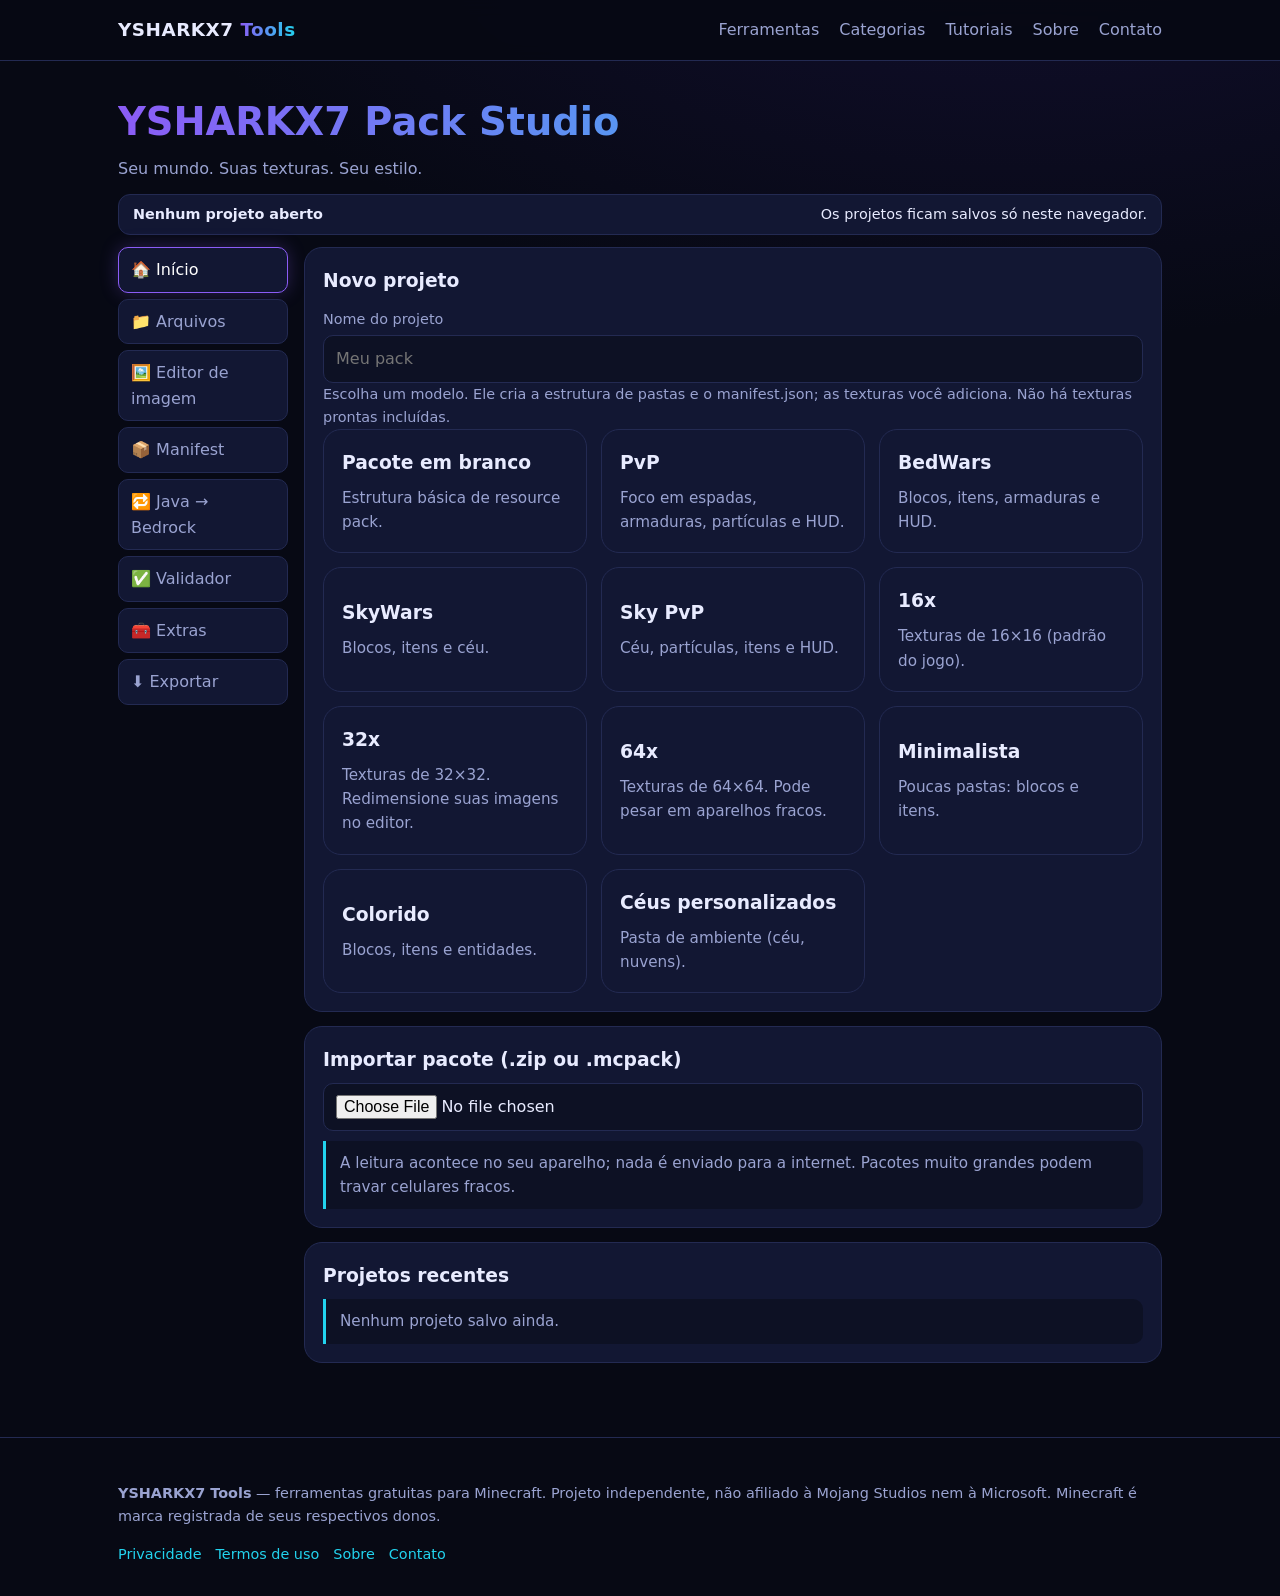
<file: tools/pack-studio.html>
<!DOCTYPE html><html lang="pt-BR"><head><meta charset="utf-8"><meta name="viewport" content="width=device-width,initial-scale=1">
<title>YSHARKX7 Pack Studio — Editor de pacotes de textura Minecraft</title>
<meta name="description" content="Crie, edite e exporte pacotes de textura para Minecraft Bedrock no navegador: importe ZIP, edite PNG, gere manifest.json, valide e exporte .zip ou .mcpack.">
<link rel="canonical" href="https://g68727256-ship-it.github.io/ysharkx7-tools/tools/pack-studio.html">
<link rel="stylesheet" href="../style.css"><link rel="stylesheet" href="../css/pack-studio.css"></head><body data-root="../"><main class="wrap">
<div class="psh"><h1>YSHARKX7 Pack Studio</h1><p>Seu mundo. Suas texturas. Seu estilo.</p></div>
<div class="pbar"><b id="pname">Nenhum projeto aberto</b><span id="st">Os projetos ficam salvos só neste navegador.</span></div>
<div class="ps"><div class="side" id="side">
<button data-p="inicio" class="on">🏠 Início</button><button data-p="arquivos">📁 Arquivos</button><button data-p="editor">🖼️ Editor de imagem</button><button data-p="manifest">📦 Manifest</button><button data-p="conversor">🔁 Java → Bedrock</button><button data-p="validador">✅ Validador</button><button data-p="extras">🧰 Extras</button><button data-p="exportar">⬇️ Exportar</button></div>
<div>
<section class="pp on" id="p-inicio">
<div class="card"><h3>Novo projeto</h3><label for="pn">Nome do projeto</label><input id="pn" maxlength="50" placeholder="Meu pack">
<p style="color:var(--mut);font-size:.9rem">Escolha um modelo. Ele cria a estrutura de pastas e o manifest.json; as texturas você adiciona. Não há texturas prontas incluídas.</p><div class="grid" id="tpls"></div></div>
<div class="card"><h3>Importar pacote (.zip ou .mcpack)</h3><input type="file" id="pimp" accept=".zip,.mcpack"><p class="note" style="margin-top:10px">A leitura acontece no seu aparelho; nada é enviado para a internet. Pacotes muito grandes podem travar celulares fracos.</p></div>
<div class="card"><h3>Projetos recentes</h3><div id="rec"></div></div></section>
<section class="pp" id="p-arquivos"><div class="card">
<div class="mini"><label for="ftarget">Adicionar em:</label><select id="ftarget" style="flex:1"></select></div>
<div class="row"><label class="btn sec sm" style="margin:0">Adicionar arquivos<input type="file" id="fadd" multiple hidden></label><button class="btn sec sm" id="fdir">Nova pasta</button></div>
<input id="fq" placeholder="Filtrar arquivos…" aria-label="Filtrar arquivos"><div class="fl" id="fl"></div>
<p class="note" style="margin-top:10px">Pastas vazias existem só na tela e não vão no ZIP exportado. Confira os nomes exatos dos arquivos originais do jogo ao substituir texturas.</p></div>
<div class="card" id="fd"></div><input type="file" id="frep" hidden></section>
<section class="pp" id="p-editor"><div class="card"><h3>Editor de imagem</h3>
<div class="row"><label class="btn sec sm" style="margin:0">Abrir PNG do aparelho<input type="file" id="eopen" accept="image/png,image/*" hidden></label><span style="color:var(--mut);font-size:.9rem">ou use "Editar imagem" na aba Arquivos.</span></div>
<div id="edwrap" hidden>
<p id="einfo"></p>
<div class="mini"><label for="ezoom">Zoom</label><input type="range" id="ezoom" min="1" max="32" value="8" style="width:160px"><label><input type="checkbox" id="egrid" style="width:auto" checked> Grade de pixels</label><label><input type="checkbox" id="ecmp" style="width:auto"> Antes e depois</label></div>
<div class="cvs"><div><small>Atual</small><br><div class="gw" id="gw1"><canvas id="ecv"></canvas></div></div><div id="bwrap" hidden><small>Original</small><br><div class="gw" id="gw2"><canvas id="ecvb"></canvas></div></div></div>
<h3>Redimensionar</h3><div class="mini"><select id="rpre"><option value="">Tamanho…</option><option>16</option><option>32</option><option>64</option><option>128</option><option>256</option></select><input type="number" id="rw" min="1" max="4096"><span>×</span><input type="number" id="rh" min="1" max="4096"><select id="rmode"><option value="pixel">Pixel (nítido)</option><option value="smooth">Suave</option></select><label><input type="checkbox" id="rkeep" style="width:auto" checked> Manter proporção</label><button class="btn sm" id="eres">Redimensionar</button></div>
<h3>Recortar (em pixels)</h3><div class="mini"><label>X<input type="number" id="cx" min="0" value="0"></label><label>Y<input type="number" id="cy" min="0" value="0"></label><label>Larg.<input type="number" id="cw" min="1"></label><label>Alt.<input type="number" id="ch" min="1"></label><button class="btn sm" id="ecrop">Recortar</button></div>
<div class="row"><button class="btn sec" id="eundo">Desfazer</button><button class="btn sec" id="ereset">Restaurar original</button><button class="btn" id="esave">Salvar no projeto</button><button class="btn sec" id="edl">Baixar PNG</button></div></div></div></section>
<section class="pp" id="p-manifest"><div class="card"><h3>Gerador de manifest.json (Bedrock)</h3>
<div class="tool"><div><label for="mn">Nome</label><input id="mn" maxlength="60"><label for="md">Descrição</label><textarea id="md" rows="2" maxlength="160"></textarea><label for="ma">Autor (opcional)</label><input id="ma" maxlength="40">
<label for="mt">Tipo de módulo</label><select id="mt"><option value="resources">Resource pack (resources)</option><option value="data">Behavior pack (data)</option></select>
<label for="mv">Versão do pacote</label><input id="mv" value="1.0.0" inputmode="numeric"><label for="mm">Versão mínima do Minecraft</label><input id="mm" value="1.20.0" inputmode="numeric">
<label for="uh">UUID do cabeçalho</label><input id="uh" spellcheck="false"><label for="um">UUID do módulo</label><input id="um" spellcheck="false"><div class="row"><button class="btn sec" id="mnew">Gerar novos UUIDs</button></div>
<label for="mdep">Dependência (opcional): UUID</label><input id="mdep" spellcheck="false"><label for="mdv">Versão da dependência</label><input id="mdv" value="1.0.0" inputmode="numeric"><p id="mico" class="note"></p></div>
<div><pre class="out" id="mo"></pre><div class="row"><button class="btn" id="mapp">Aplicar ao projeto</button><button class="btn sec" id="mload">Carregar do projeto</button><button class="btn sec" id="mcp">Copiar</button><button class="btn sec" id="mdl">Baixar</button></div></div></div></div></section>
<section class="pp" id="p-conversor"><div class="card"><h3>Conversor Java → Bedrock (assistente)</h3>
<p class="note">Reorganiza as pastas de um pacote Java importado e gera um relatório. Não é uma conversão perfeita: nomes de arquivo, modelos, animações, sons e idiomas precisam de adaptação manual.</p>
<div class="mini"><label for="cmin">Versão mínima do Minecraft (manifest)</label><input id="cmin" value="1.20.0"></div>
<div class="row"><button class="btn sec" id="cana">Analisar pacote</button><button class="btn" id="ccre">Criar projeto Bedrock</button><button class="btn sec" id="cdl">Baixar relatório (.txt)</button></div><pre class="out" id="crep">Importe um pacote Java na aba Início e clique em Analisar.</pre></div></section>
<section class="pp" id="p-validador"><div class="card"><h3>Validador de pacotes</h3><div class="mini"><select id="vt"><option value="auto">Detectar automaticamente</option><option value="bedrock">Bedrock</option><option value="java">Java</option></select><button class="btn" id="vrun">Validar</button></div><div class="vr" id="vr"></div><p class="note" style="margin-top:10px">A validação confere estrutura e campos conhecidos. Ela não garante que o jogo aceite o pacote: teste sempre no Minecraft.</p></div></section>
<section class="pp" id="p-extras">
<div class="card"><h3>Gerador de UUID</h3><div class="mini"><input id="xu" readonly style="flex:1"><button class="btn sec sm" id="xun">Novo</button><button class="btn sm" id="xuc">Copiar</button></div></div>
<div class="card"><h3>pack.mcmeta (Java)</h3><div class="mini"><label for="xf">pack_format</label><input type="number" id="xf" min="1" value="15"><input id="xd" placeholder="Descrição" style="flex:1"></div><p class="note">O pack_format depende da versão do jogo: confira em <a href="https://minecraft.wiki/w/Pack_format" rel="noopener">minecraft.wiki/w/Pack_format</a>.</p><pre class="out" id="xo"></pre><div class="row"><button class="btn sm" id="xmadd">Adicionar ao projeto</button><button class="btn sec sm" id="xmcp">Copiar</button><button class="btn sec sm" id="xmdl">Baixar</button></div></div>
<div class="card"><h3>Gerador de ícone</h3><input type="file" id="xi" accept="image/*"><div class="mini" style="margin-top:8px"><select id="xit"><option value="pack_icon.png">pack_icon.png (Bedrock)</option><option value="pack.png">pack.png (Java)</option></select><button class="btn sm" id="xiapp">Aplicar ao projeto</button></div><canvas id="xic" width="128" height="128" style="margin-top:8px;border-radius:8px;display:none"></canvas></div>
<div class="card"><h3>Organizador de nomes</h3><p class="note">Troca nomes para minúsculas e espaços por "_" (nomes seguros para o jogo).</p><button class="btn sm" id="xorg">Organizar nomes do projeto</button></div></section>
<section class="pp" id="p-exportar"><div class="card"><h3>Exportar</h3><p class="note">O .mcpack é o mesmo ZIP com outra extensão, e o Minecraft Bedrock o abre para importar. Antes de exportar, rode o Validador. O .mcaddon ainda não está disponível.</p><div class="row"><button class="btn" id="ezip">Exportar .zip</button><button class="btn" id="empk">Exportar .mcpack</button></div><div class="vr" id="ev"></div></div></section>
</div></div></main>
<script src="../script.js"></script><script src="../js/ps-core.js"></script><script src="../js/ps-ui.js"></script></body></html>
</file>
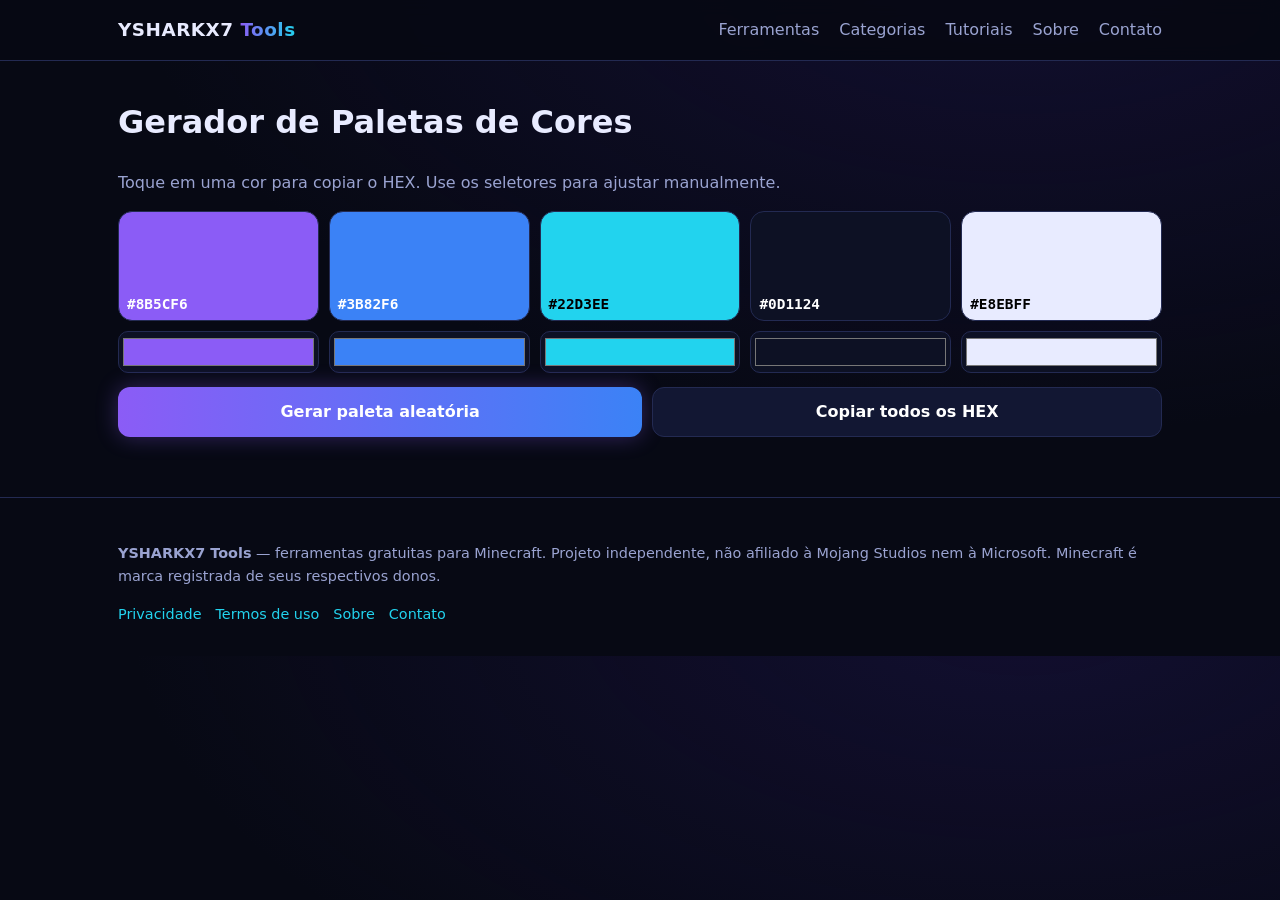
<file: tools/paletas.html>
<!DOCTYPE html><html lang="pt-BR"><head><meta charset="utf-8"><meta name="viewport" content="width=device-width,initial-scale=1">
<title>Gerador de Paletas de Cores — YSHARKX7 Tools</title><link rel="canonical" href="https://g68727256-ship-it.github.io/ysharkx7-tools/tools/paletas.html"><meta name="description" content="Crie paletas de cores com códigos HEX, escolha cores manualmente ou gere aleatórias.">
<link rel="stylesheet" href="../style.css"></head><body data-root="../"><main class="wrap">
<h1 style="margin-top:36px">Gerador de Paletas de Cores</h1><p style="color:var(--mut)">Toque em uma cor para copiar o HEX. Use os seletores para ajustar manualmente.</p>
<div class="sw" id="sw"></div><div class="sw" id="pk" style="margin-top:10px"></div>
<div class="row"><button class="btn" id="rnd">Gerar paleta aleatória</button><button class="btn sec" id="all">Copiar todos os HEX</button></div></main>
<script src="../script.js"></script>
<script>
let C=pref("paleta")||["#8b5cf6","#3b82f6","#22d3ee","#0d1124","#e8ebff"];
const sw=document.getElementById("sw"),pk=document.getElementById("pk");
const txt=h=>{const n=parseInt(h.slice(1),16);return ((n>>16)*.299+((n>>8)&255)*.587+(n&255)*.114)>150?"#000":"#fff"};
function swatches(){sw.innerHTML=C.map((c,i)=>`<div role="button" tabindex="0" data-i="${i}" style="background:${c};color:${txt(c)}" aria-label="Copiar ${c}">${c.toUpperCase()}</div>`).join("");pref("paleta",C)}
function draw(){swatches();pk.innerHTML=C.map((c,i)=>`<input type="color" data-i="${i}" value="${c}" aria-label="Cor ${i+1}" style="flex:1 1 100px;height:42px;padding:2px">`).join("")}
sw.onclick=e=>{const d=e.target.closest("[data-i]");if(d)copiar(C[d.dataset.i].toUpperCase())};
sw.onkeydown=e=>{if(e.key==="Enter"||e.key===" "){e.preventDefault();sw.onclick(e)}};
pk.oninput=e=>{C[e.target.dataset.i]=e.target.value;swatches()};
function hsl(H,S,L){const a=S*Math.min(L,100-L)/10000,f=n=>{const k=(n+H/30)%12;return Math.round(255*(L/100-a*Math.max(-1,Math.min(k-3,9-k,1))))};return "#"+[f(0),f(8),f(4)].map(x=>x.toString(16).padStart(2,"0")).join("")}
document.getElementById("rnd").onclick=()=>{const h=Math.random()*360,off=[0,30,60,180,210],L=[30,50,62,20,85];
 C=off.map((o,i)=>hsl((h+o)%360,55+Math.random()*30,L[i]));draw()};
document.getElementById("all").onclick=()=>copiar(C.map(c=>c.toUpperCase()).join(", "));
draw();
</script></body></html>
</file>
<file: style.css>
:root{--bg:#070914;--bg2:#0d1124;--card:#121733;--line:#232a52;--tx:#e8ebff;--mut:#9aa3d1;--pu:#8b5cf6;--bl:#3b82f6;--cy:#22d3ee;--ok:#34d399;--er:#f87171}
*{box-sizing:border-box}html{scroll-behavior:smooth}
body{margin:0;background:radial-gradient(900px 500px at 80% -10%,#2a1b6b55,transparent),var(--bg);color:var(--tx);font:16px/1.6 "Segoe UI",system-ui,Roboto,sans-serif}
a{color:var(--cy);text-decoration:none}a:hover{text-decoration:underline}
:focus-visible{outline:2px solid var(--cy);outline-offset:2px}
.wrap{max-width:1080px;margin:0 auto;padding:0 18px}
header.top{position:sticky;top:0;z-index:20;background:#070914ee;backdrop-filter:blur(8px);border-bottom:1px solid var(--line)}
.bar{display:flex;align-items:center;justify-content:space-between;height:60px}
.logo{font-weight:800;font-size:1.15rem;letter-spacing:.5px;color:var(--tx)}.logo b{background:linear-gradient(90deg,var(--pu),var(--cy));-webkit-background-clip:text;background-clip:text;color:transparent}
nav ul{display:flex;gap:20px;list-style:none;margin:0;padding:0}nav a{color:var(--mut)}nav a:hover{color:var(--tx);text-decoration:none}
#menuBtn{display:none;background:none;border:1px solid var(--line);color:var(--tx);border-radius:10px;padding:6px 12px;font-size:1.1rem}
@media(max-width:700px){#menuBtn{display:block}nav{display:none;position:absolute;top:60px;left:0;right:0;background:var(--bg2);border-bottom:1px solid var(--line);padding:10px 18px}nav.open{display:block}nav ul{flex-direction:column;gap:12px}}
.hero{padding:64px 0 36px}.hero h1{font-size:clamp(1.8rem,5vw,3rem);line-height:1.15;margin:0 0 14px;max-width:760px}
.hero p{color:var(--mut);max-width:620px}
.btn{display:inline-block;border:0;cursor:pointer;font:inherit;font-weight:600;color:#fff;background:linear-gradient(90deg,var(--pu),var(--bl));padding:11px 20px;border-radius:12px;box-shadow:0 0 22px #8b5cf655}
.btn:hover{text-decoration:none;filter:brightness(1.1)}.btn.sec{background:var(--card);border:1px solid var(--line);box-shadow:none}
input,select,textarea{width:100%;background:var(--bg2);color:var(--tx);border:1px solid var(--line);border-radius:10px;padding:10px 12px;font:inherit}
label{display:block;font-size:.9rem;color:var(--mut);margin:12px 0 4px}
.search{max-width:520px;margin:20px 0}
h2{margin:44px 0 16px;font-size:1.4rem}
.grid{display:grid;gap:14px;grid-template-columns:repeat(auto-fill,minmax(250px,1fr))}
.card{background:var(--card);border:1px solid var(--line);border-radius:18px;padding:18px;color:var(--tx);display:block}
a.card:hover{border-color:var(--pu);box-shadow:0 0 24px #8b5cf633;text-decoration:none}
.card h3{margin:6px 0}.card p{color:var(--mut);margin:0;font-size:.95rem}.ic{font-size:1.6rem}
.tag{display:inline-block;font-size:.75rem;padding:2px 9px;border-radius:99px;border:1px solid var(--line);color:var(--cy)}.tag.soon{color:var(--mut)}
.card.off{opacity:.6}
.tool{display:grid;gap:18px;grid-template-columns:1fr 1fr;margin:20px 0}@media(max-width:800px){.tool{grid-template-columns:1fr}}
.row{display:flex;gap:10px;flex-wrap:wrap;margin:14px 0}.row>*{flex:1 1 auto;width:auto}
.out{background:#05070f;border:1px solid var(--line);border-radius:12px;padding:12px;font-family:Consolas,monospace;font-size:.9rem;white-space:pre-wrap;word-break:break-all;overflow:auto;max-height:340px}
.names li{display:flex;justify-content:space-between;align-items:center;gap:8px;padding:9px 12px;margin:6px 0;background:var(--bg2);border-radius:10px;list-style:none}
.names{padding:0;margin:0}.names span.n{font:1.1rem Consolas,monospace;background:#1a1a1a;padding:2px 8px;border-radius:6px}
.names button{flex:none}.sm{padding:6px 12px;font-size:.85rem;box-shadow:none}
.sw{display:flex;flex-wrap:wrap;gap:10px}.sw div{flex:1 1 120px;border-radius:14px;min-height:110px;display:flex;align-items:flex-end;padding:8px;cursor:pointer;font:600 .9rem Consolas,monospace;border:1px solid var(--line)}
.sw input{height:40px;padding:2px}
.ad{border:1px dashed var(--line);border-radius:12px;padding:14px;text-align:center;color:var(--mut);font-size:.85rem;margin:30px 0}
.note{border-left:3px solid var(--cy);background:var(--bg2);padding:10px 14px;border-radius:0 10px 10px 0;color:var(--mut);font-size:.92rem}
footer{border-top:1px solid var(--line);margin-top:60px;padding:30px 0;color:var(--mut);font-size:.9rem}footer a{margin-right:14px}
#toast{position:fixed;left:50%;bottom:24px;transform:translateX(-50%) translateY(30px);opacity:0;transition:.25s;background:var(--card);border:1px solid var(--ok);padding:10px 18px;border-radius:12px;z-index:50;pointer-events:none}
#toast.show{opacity:1;transform:translateX(-50%)}#toast.err{border-color:var(--er)}
.prose{max-width:720px}.prose h1{margin-top:40px}
@media(prefers-reduced-motion:reduce){*{transition:none!important;scroll-behavior:auto!important}}
details{background:var(--card);border:1px solid var(--line);border-radius:14px;margin:10px 0;padding:0 16px}
summary{cursor:pointer;padding:14px 0;font-weight:600;list-style:none}summary::after{content:"+";float:right;color:var(--cy)}details[open] summary::after{content:"–"}
details[open]{border-color:var(--pu)}details>div{padding:0 0 14px;color:var(--mut)}details li,details p{margin:6px 0}details code{color:var(--cy)}
.tabs{display:flex;gap:8px;flex-wrap:wrap;margin:14px 0}.tabs button{flex:0 0 auto}.tabs .on{outline:2px solid var(--cy)}

[hidden]{display:none!important}.sr{position:absolute;width:1px;height:1px;overflow:hidden;clip:rect(0 0 0 0);white-space:nowrap}.warn{color:var(--er);font-size:.78rem;display:block}
</file>
<file: css/pack-studio.css>
.psh{margin:30px 0 8px}.psh h1{margin:0;font-size:clamp(1.6rem,4.5vw,2.4rem);background:linear-gradient(90deg,var(--pu),var(--cy));-webkit-background-clip:text;background-clip:text;color:transparent}
.psh p{margin:4px 0 0;color:var(--mut)}
.pbar{display:flex;justify-content:space-between;gap:10px;flex-wrap:wrap;background:var(--card);border:1px solid var(--line);border-radius:12px;padding:8px 14px;margin:12px 0;font-size:.9rem}
.ps{display:grid;grid-template-columns:170px 1fr;gap:16px;align-items:start}
.side{display:flex;flex-direction:column;gap:6px;position:sticky;top:76px}
.side button{text-align:left;background:var(--card);color:var(--mut);border:1px solid var(--line);border-radius:10px;padding:9px 12px;font:inherit;cursor:pointer}
.side button.on{color:#fff;border-color:var(--pu);box-shadow:0 0 18px #8b5cf644}
@media(max-width:800px){.ps{grid-template-columns:1fr}.side{flex-direction:row;overflow-x:auto;position:static;padding-bottom:6px}.side button{white-space:nowrap}}
.pp{display:none}.pp.on{display:block}.pp>.card{margin-bottom:14px}.pp h3{margin:0 0 8px}
.ri,.fr{display:flex;justify-content:space-between;align-items:center;gap:8px;padding:8px 10px;border-radius:10px;background:var(--bg2);margin:5px 0}.ri small{color:var(--mut)}
.fl{max-height:340px;overflow:auto;border:1px solid var(--line);border-radius:12px;padding:4px;margin-top:8px}.fr{cursor:pointer;justify-content:flex-start;margin:2px 0;font-size:.9rem;word-break:break-all}.fr.on{outline:1px solid var(--pu);background:#1d2250}
.pv{background:repeating-conic-gradient(#2a2f55 0 25%,#1b2040 0 50%) 0 0/16px 16px;display:inline-block;padding:6px;border-radius:8px;margin:6px 0}.pv img{max-width:100%;width:128px;height:auto}
.gw{position:relative;display:inline-block;line-height:0;background:repeating-conic-gradient(#2a2f55 0 25%,#1b2040 0 50%) 0 0/16px 16px}
.gw.grid::after{content:"";position:absolute;inset:0;pointer-events:none;background-image:linear-gradient(to right,rgba(255,255,255,.3) 1px,transparent 1px),linear-gradient(to bottom,rgba(255,255,255,.3) 1px,transparent 1px);background-size:var(--z) var(--z)}
.gw canvas{image-rendering:pixelated}.cvs{display:flex;gap:14px;flex-wrap:wrap;overflow:auto;max-height:62vh;margin:10px 0}
.grid2{display:grid;gap:10px;grid-template-columns:repeat(auto-fill,minmax(110px,1fr))}.grid2>*{width:100%}
.vr div{padding:6px 10px;margin:4px 0;border-radius:8px;background:var(--bg2);font-size:.9rem}.vr .erro{border-left:3px solid var(--er)}.vr .aviso{border-left:3px solid #fbbf24}.vr .ok{border-left:3px solid var(--ok)}
.tpl{cursor:pointer;text-align:left;font:inherit;color:var(--tx)}.tpl:hover{border-color:var(--pu)}
.mini{display:flex;gap:6px;align-items:center;flex-wrap:wrap}.mini label{margin:0}.mini input[type=number]{width:84px}
.mini select,.mini input{width:auto;max-width:100%}.mini input[readonly]{width:auto}
</file>
